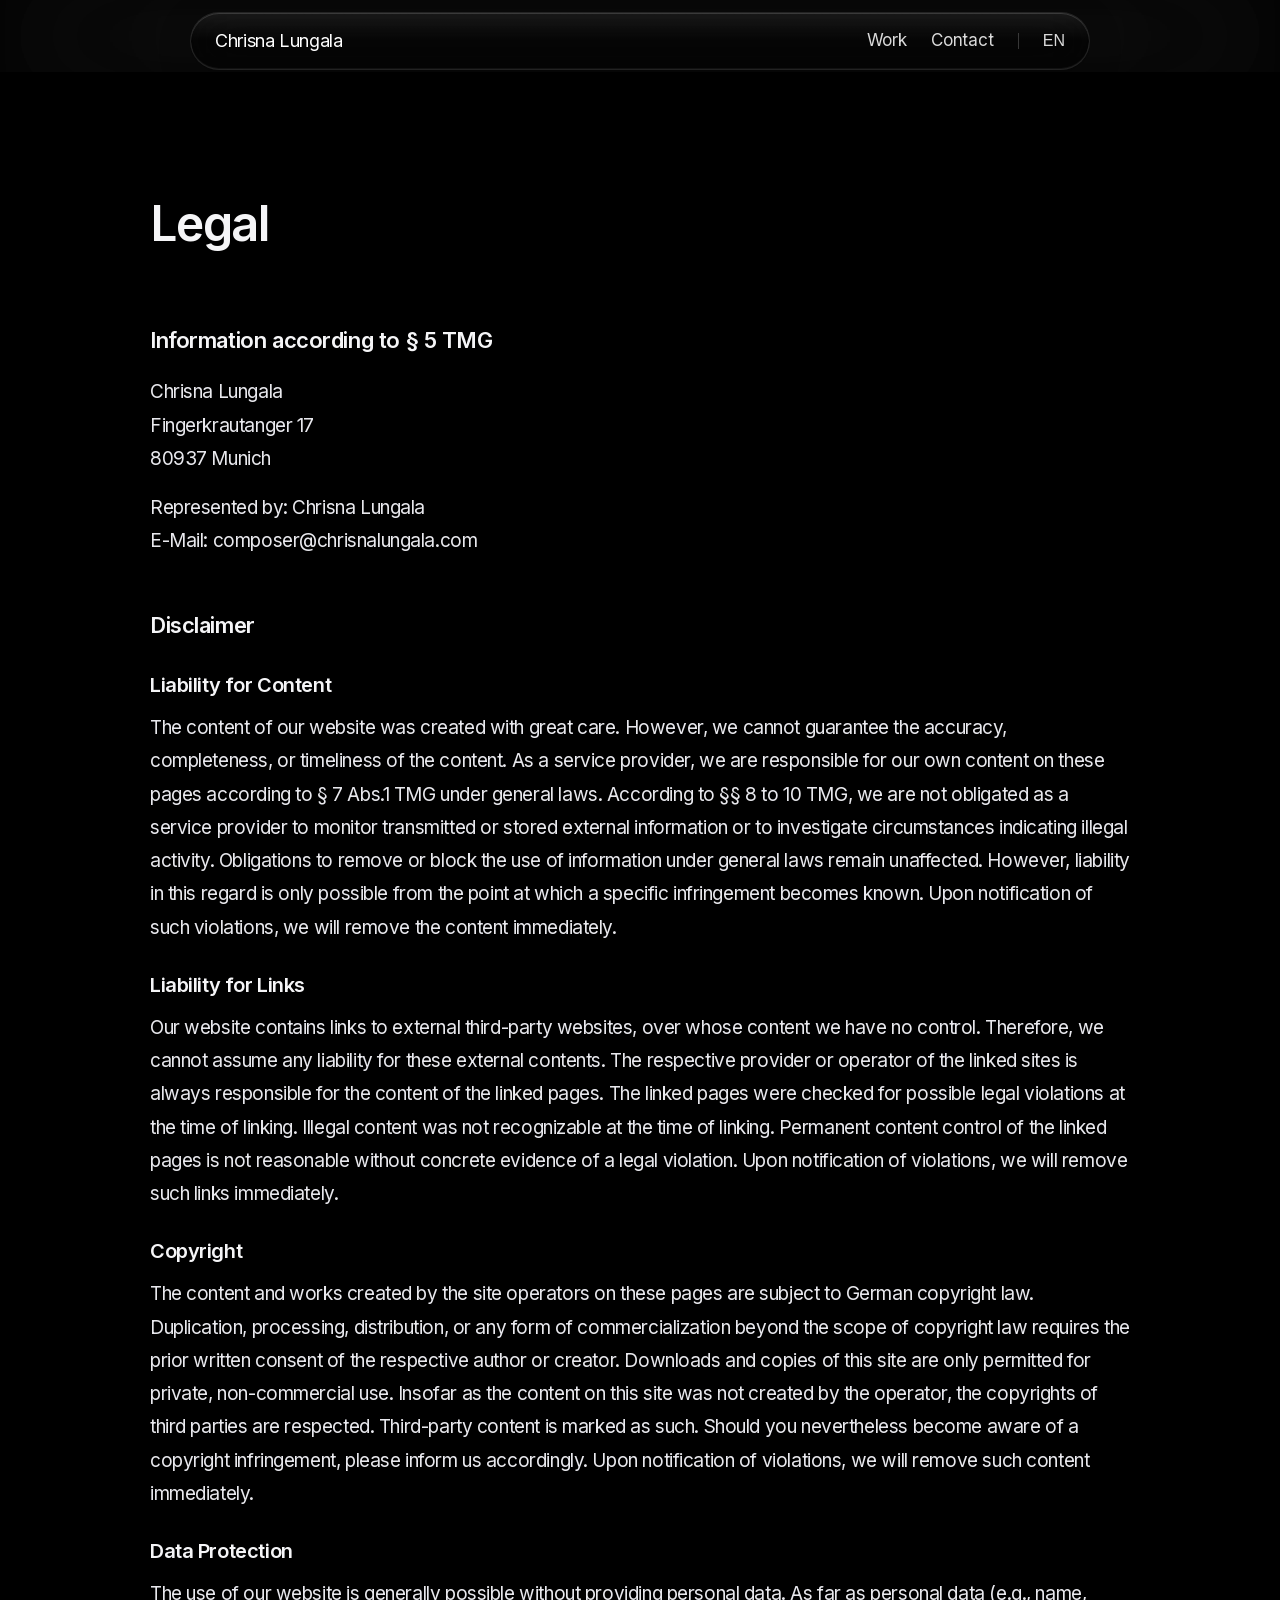
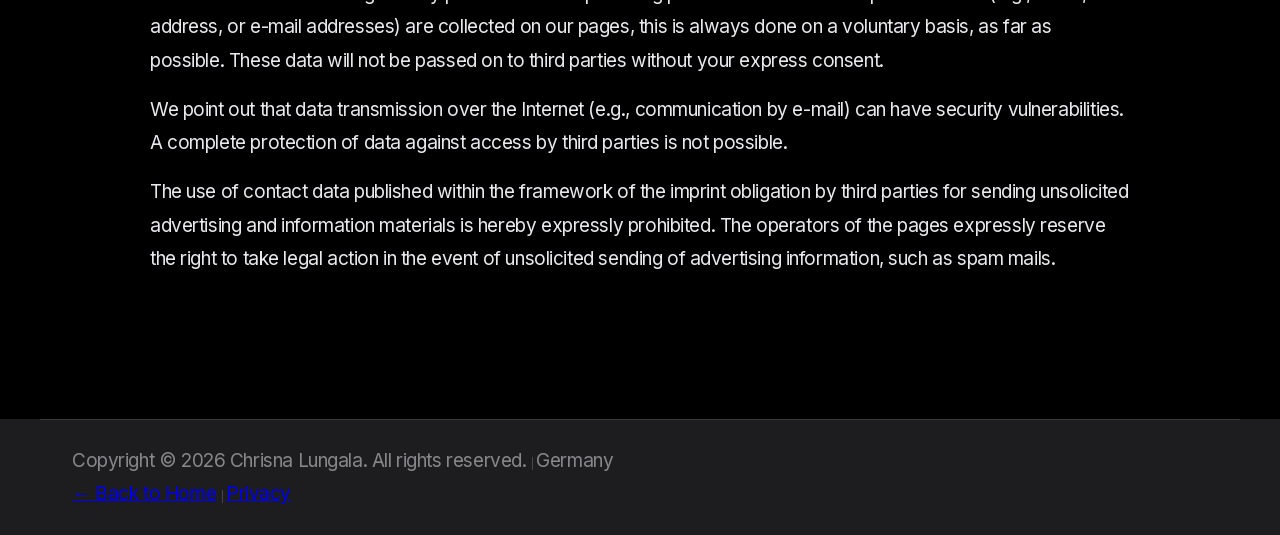
<file: legal.html>
<!DOCTYPE html>
<html lang="en">
<head>
  <meta charset="UTF-8">
  <meta name="viewport" content="width=device-width, initial-scale=1, viewport-fit=cover">
  <title>Legal — Chrisna Lungala</title>
  <meta name="description" content="Legal information and imprint for Chrisna Lungala.">
  <link rel="preload" href="fonts/inter-latin.woff2" as="font" type="font/woff2" crossorigin>
  <link rel="stylesheet" href="styles.css?v=11">
</head>
<body>
  <!-- Navigation -->
  <nav class="nav" id="nav">
    <button type="button" class="nav-mobile-backdrop" data-nav-backdrop tabindex="-1" aria-label="Close menu"></button>
    <div class="nav-container">
      <a href="index.html" class="nav-logo">Chrisna Lungala</a>
      <div class="nav-end">
        <div class="nav-menu">
          <div class="nav-links">
            <a href="index.html#gallery">
              <span class="nav-link-icon" aria-hidden="true"><svg xmlns="http://www.w3.org/2000/svg" width="22" height="22" viewBox="0 0 24 24" fill="none" stroke="currentColor" stroke-width="1.75" stroke-linejoin="round"><rect x="3" y="3" width="7" height="7" rx="1"/><rect x="14" y="3" width="7" height="7" rx="1"/><rect x="3" y="14" width="7" height="7" rx="1"/><rect x="14" y="14" width="7" height="7" rx="1"/></svg></span>
              <span data-i18n="navWork">Work</span>
            </a>
            <a href="index.html#contact">
              <span class="nav-link-icon" aria-hidden="true"><svg xmlns="http://www.w3.org/2000/svg" width="22" height="22" viewBox="0 0 24 24" fill="none" stroke="currentColor" stroke-width="1.75" stroke-linecap="round" stroke-linejoin="round"><path d="M4 4h16c1.1 0 2 .9 2 2v12c0 1.1-.9 2-2 2H4c-1.1 0-2-.9-2-2V6c0-1.1.9-2 2-2z"/><path d="m22 6-10 7L2 6"/></svg></span>
              <span data-i18n="navContact">Contact</span>
            </a>
          </div>
          <span class="nav-divider nav-divider--desktop" aria-hidden="true"></span>
          <button type="button" class="nav-lang-toggle" id="lang-toggle" aria-label="Switch to German">GER</button>
        </div>
        <span class="nav-divider nav-divider--mobile" aria-hidden="true"></span>
        <button class="nav-toggle" aria-label="Open menu" aria-expanded="false">
          <span></span>
          <span></span>
          <span></span>
        </button>
      </div>
    </div>
  </nav>

  <main id="main" class="legal-main">
    <div class="legal-content">
      <h1 class="legal-title" data-i18n="legalPageTitle">Legal</h1>

      <h2 data-i18n="legalH2Tmg">Information according to § 5 TMG</h2>
      <p data-i18n-html="legalAddress">Chrisna Lungala<br>Fingerkrautanger 17<br>80937 Munich</p>
      <p data-i18n-html="legalRepresented">Represented by: Chrisna Lungala<br>E-Mail: composer@chrisnalungala.com</p>

      <h2 data-i18n="legalH2Disclaimer">Disclaimer</h2>

      <h3 data-i18n="legalH3Content">Liability for Content</h3>
      <p data-i18n="legalContentP">The content of our website was created with great care. However, we cannot guarantee the accuracy, completeness, or timeliness of the content. As a service provider, we are responsible for our own content on these pages according to § 7 Abs.1 TMG under general laws. According to §§ 8 to 10 TMG, we are not obligated as a service provider to monitor transmitted or stored external information or to investigate circumstances indicating illegal activity. Obligations to remove or block the use of information under general laws remain unaffected. However, liability in this regard is only possible from the point at which a specific infringement becomes known. Upon notification of such violations, we will remove the content immediately.</p>

      <h3 data-i18n="legalH3Links">Liability for Links</h3>
      <p data-i18n="legalLinksP">Our website contains links to external third-party websites, over whose content we have no control. Therefore, we cannot assume any liability for these external contents. The respective provider or operator of the linked sites is always responsible for the content of the linked pages. The linked pages were checked for possible legal violations at the time of linking. Illegal content was not recognizable at the time of linking. Permanent content control of the linked pages is not reasonable without concrete evidence of a legal violation. Upon notification of violations, we will remove such links immediately.</p>

      <h3 data-i18n="legalH3Copyright">Copyright</h3>
      <p data-i18n="legalCopyrightP">The content and works created by the site operators on these pages are subject to German copyright law. Duplication, processing, distribution, or any form of commercialization beyond the scope of copyright law requires the prior written consent of the respective author or creator. Downloads and copies of this site are only permitted for private, non-commercial use. Insofar as the content on this site was not created by the operator, the copyrights of third parties are respected. Third-party content is marked as such. Should you nevertheless become aware of a copyright infringement, please inform us accordingly. Upon notification of violations, we will remove such content immediately.</p>

      <h3 data-i18n="legalH3DataProtection">Data Protection</h3>
      <p data-i18n="legalDataP1">The use of our website is generally possible without providing personal data. As far as personal data (e.g., name, address, or e-mail addresses) are collected on our pages, this is always done on a voluntary basis, as far as possible. These data will not be passed on to third parties without your express consent.</p>
      <p data-i18n="legalDataP2">We point out that data transmission over the Internet (e.g., communication by e-mail) can have security vulnerabilities. A complete protection of data against access by third parties is not possible.</p>
      <p data-i18n="legalDataP3">The use of contact data published within the framework of the imprint obligation by third parties for sending unsolicited advertising and information materials is hereby expressly prohibited. The operators of the pages expressly reserve the right to take legal action in the event of unsolicited sending of advertising information, such as spam mails.</p>
    </div>
  </main>

  <!-- Footer -->
  <footer class="footer">
    <div class="footer-inner">
    <div class="footer-content">
      <div class="footer-row footer-row--meta">
        <span class="footer-copyright" data-i18n="copyright">Copyright © 2026 Chrisna Lungala. All rights reserved.</span>
        <span class="footer-sep"> | </span>
        <span class="footer-location" data-i18n="germany">Germany</span>
      </div>
      <nav class="footer-row footer-row--links" aria-label="Footer links">
        <a href="index.html" data-i18n="footerBackHome">← Back to Home</a>
        <span class="footer-sep"> | </span>
        <a href="privacy.html" data-i18n="privacy">Privacy</a>
      </nav>
    </div>
    </div>
  </footer>

  <script src="script.js?v=11" defer></script>
</body>
</html>
</file>
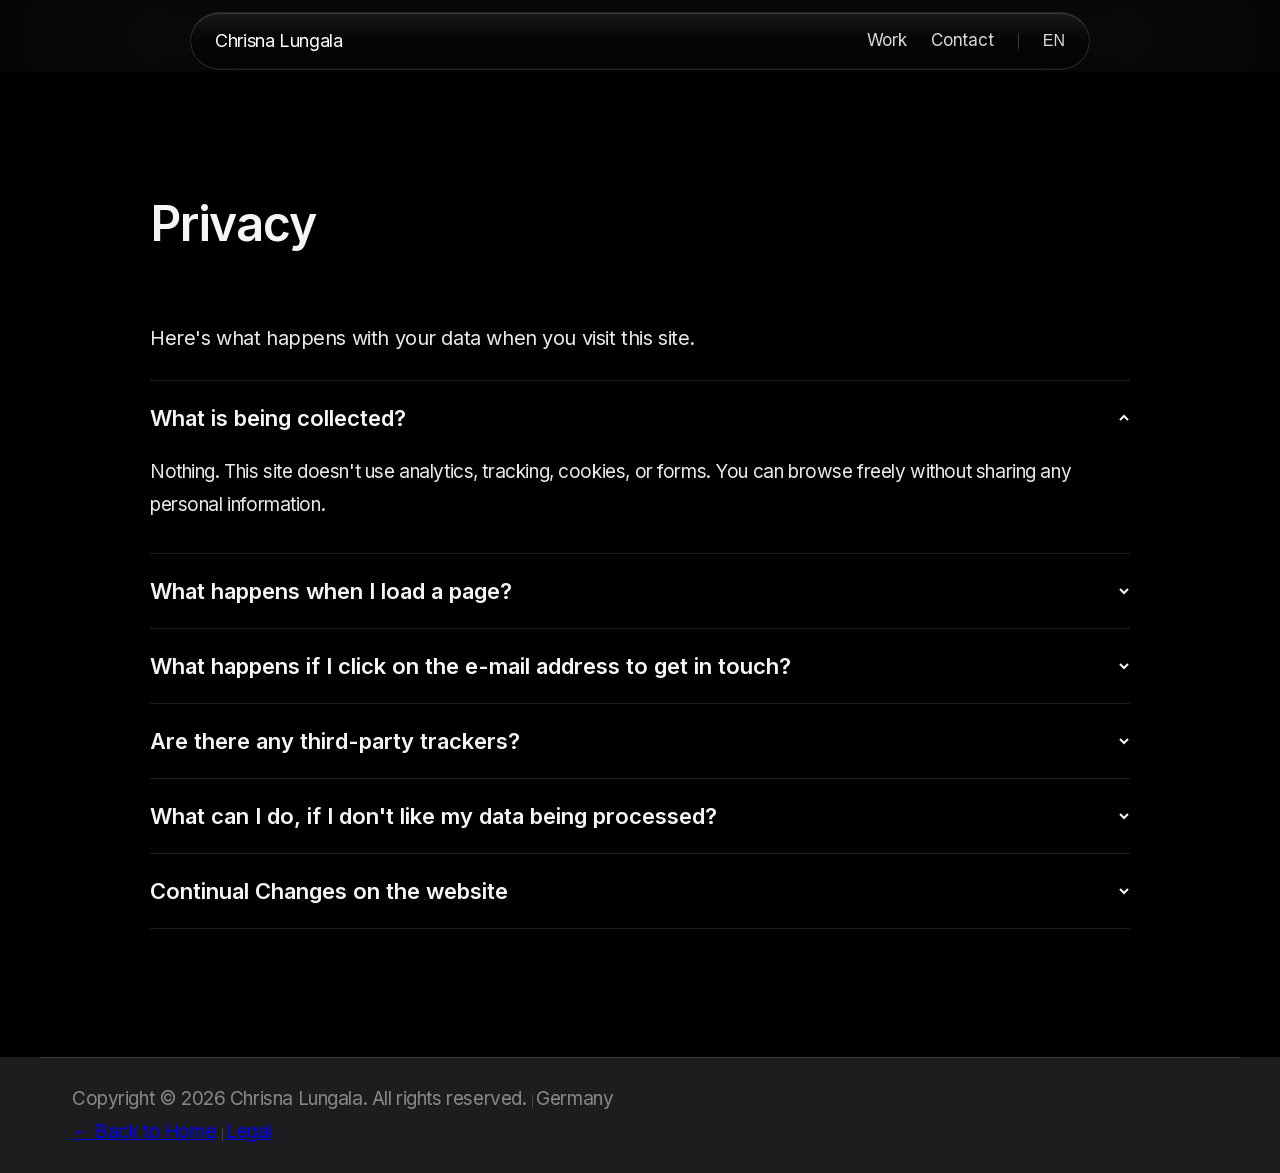
<file: privacy.html>
<!DOCTYPE html>
<html lang="en">
<head>
  <meta charset="UTF-8">
  <meta name="viewport" content="width=device-width, initial-scale=1, viewport-fit=cover">
  <title>Privacy — Chrisna Lungala</title>
  <meta name="description" content="Privacy policy and data collection information for Chrisna Lungala's website.">
  <link rel="preload" href="fonts/inter-latin.woff2" as="font" type="font/woff2" crossorigin>
  <link rel="stylesheet" href="styles.css?v=11">
</head>
<body>
  <!-- Navigation -->
  <nav class="nav" id="nav">
    <button type="button" class="nav-mobile-backdrop" data-nav-backdrop tabindex="-1" aria-label="Close menu"></button>
    <div class="nav-container">
      <a href="index.html" class="nav-logo">Chrisna Lungala</a>
      <div class="nav-end">
        <div class="nav-menu">
          <div class="nav-links">
            <a href="index.html#gallery">
              <span class="nav-link-icon" aria-hidden="true"><svg xmlns="http://www.w3.org/2000/svg" width="22" height="22" viewBox="0 0 24 24" fill="none" stroke="currentColor" stroke-width="1.75" stroke-linejoin="round"><rect x="3" y="3" width="7" height="7" rx="1"/><rect x="14" y="3" width="7" height="7" rx="1"/><rect x="3" y="14" width="7" height="7" rx="1"/><rect x="14" y="14" width="7" height="7" rx="1"/></svg></span>
              <span data-i18n="navWork">Work</span>
            </a>
            <a href="index.html#contact">
              <span class="nav-link-icon" aria-hidden="true"><svg xmlns="http://www.w3.org/2000/svg" width="22" height="22" viewBox="0 0 24 24" fill="none" stroke="currentColor" stroke-width="1.75" stroke-linecap="round" stroke-linejoin="round"><path d="M4 4h16c1.1 0 2 .9 2 2v12c0 1.1-.9 2-2 2H4c-1.1 0-2-.9-2-2V6c0-1.1.9-2 2-2z"/><path d="m22 6-10 7L2 6"/></svg></span>
              <span data-i18n="navContact">Contact</span>
            </a>
          </div>
          <span class="nav-divider nav-divider--desktop" aria-hidden="true"></span>
          <button type="button" class="nav-lang-toggle" id="lang-toggle" aria-label="Switch to German">GER</button>
        </div>
        <span class="nav-divider nav-divider--mobile" aria-hidden="true"></span>
        <button class="nav-toggle" aria-label="Open menu" aria-expanded="false">
          <span></span>
          <span></span>
          <span></span>
        </button>
      </div>
    </div>
  </nav>

  <main id="main" class="legal-main">
    <div class="legal-content">
      <h1 class="legal-title" data-i18n="privacyPageTitle">Privacy</h1>
      <p class="legal-lead" data-i18n="privacyLead">Here’s what happens with your data when you visit this site.</p>

      <div class="accordion" id="privacy-accordion">
        <div class="accordion-item">
          <button type="button" class="accordion-header" aria-expanded="true" aria-controls="privacy-1" id="privacy-1-trigger">
            <span data-i18n="privacyQ1">What is being collected?</span>
            <svg class="accordion-icon" width="12" height="12" viewBox="0 0 12 12" fill="none" stroke="currentColor" stroke-width="2"><path d="M2 4l4 4 4-4"/></svg>
          </button>
          <div class="accordion-content" id="privacy-1" role="region" aria-labelledby="privacy-1-trigger">
            <p data-i18n="privacyA1">
        <strong>Nothing.</strong> This site doesn’t use analytics, tracking, cookies, or forms. You can browse freely without sharing any personal information.
            </p>
          </div>
        </div>

        <div class="accordion-item">
          <button type="button" class="accordion-header" aria-expanded="false" aria-controls="privacy-2" id="privacy-2-trigger">
            <span data-i18n="privacyQ2">What happens when I load a page?</span>
            <svg class="accordion-icon" width="12" height="12" viewBox="0 0 12 12" fill="none" stroke="currentColor" stroke-width="2"><path d="M2 4l4 4 4-4"/></svg>
          </button>
          <div class="accordion-content" id="privacy-2" role="region" aria-labelledby="privacy-2-trigger">
            <h3 data-i18n="privacyH3Fonts">Fonts</h3>
      <p data-i18n-html="privacyA2Fonts">
        Typography uses the Inter font, served directly from this website (self-hosted font files). No font requests are sent to third parties for loading the typeface.
      </p>

            <h3 data-i18n="privacyH3Links">Links to other sites</h3>
            <p data-i18n="privacyA2Links">
        You’ll find links to Apple Music, Spotify, Instagram, IMDb, and others. Nothing is sent to those services until you click. Once you leave this site, their privacy policies apply.
            </p>
          </div>
        </div>

        <div class="accordion-item">
          <button type="button" class="accordion-header" aria-expanded="false" aria-controls="privacy-3" id="privacy-3-trigger">
            <span data-i18n="privacyQ3">What happens if I click on the e-mail address to get in touch?</span>
            <svg class="accordion-icon" width="12" height="12" viewBox="0 0 12 12" fill="none" stroke="currentColor" stroke-width="2"><path d="M2 4l4 4 4-4"/></svg>
          </button>
          <div class="accordion-content" id="privacy-3" role="region" aria-labelledby="privacy-3-trigger">
            <p data-i18n="privacyA3">
        The contact link opens your email app. Nothing is sent to our servers when you click it. If you choose to email, you’re sharing your address and message voluntarily.
            </p>
          </div>
        </div>

        <div class="accordion-item">
          <button type="button" class="accordion-header" aria-expanded="false" aria-controls="privacy-4" id="privacy-4-trigger">
            <span data-i18n="privacyQ4">Are there any third-party trackers?</span>
            <svg class="accordion-icon" width="12" height="12" viewBox="0 0 12 12" fill="none" stroke="currentColor" stroke-width="2"><path d="M2 4l4 4 4-4"/></svg>
          </button>
          <div class="accordion-content" id="privacy-4" role="region" aria-labelledby="privacy-4-trigger">
            <p data-i18n="privacyA4">
        The company hosting this site may keep standard logs (IP address, time, pages visited) for security and maintenance. We don’t control or routinely access those logs.
            </p>
          </div>
        </div>

        <div class="accordion-item">
          <button type="button" class="accordion-header" aria-expanded="false" aria-controls="privacy-5" id="privacy-5-trigger">
            <span data-i18n="privacyQ5">What can I do, if I don't like my data being processed?</span>
            <svg class="accordion-icon" width="12" height="12" viewBox="0 0 12 12" fill="none" stroke="currentColor" stroke-width="2"><path d="M2 4l4 4 4-4"/></svg>
          </button>
          <div class="accordion-content" id="privacy-5" role="region" aria-labelledby="privacy-5-trigger">
            <p data-i18n-html="privacyA5">
        Under GDPR and similar laws, you can ask to see, correct, or delete any data held about you. Since we don’t collect personal data here, there’s nothing to access or delete. If you have questions, reach out at <a href="mailto:composer@chrisnalungala.com">composer@chrisnalungala.com</a>.
            </p>
          </div>
        </div>

        <div class="accordion-item">
          <button type="button" class="accordion-header" aria-expanded="false" aria-controls="privacy-6" id="privacy-6-trigger">
            <span data-i18n="privacyQ6">Continual Changes on the website</span>
            <svg class="accordion-icon" width="12" height="12" viewBox="0 0 12 12" fill="none" stroke="currentColor" stroke-width="2"><path d="M2 4l4 4 4-4"/></svg>
          </button>
          <div class="accordion-content" id="privacy-6" role="region" aria-labelledby="privacy-6-trigger">
            <p data-i18n="privacyA6">This page may change from time to time. The date below shows when it was last updated.</p>
            <p class="legal-muted">
              <span data-i18n="privacyLastUpdatedPrefix">Last updated: </span><time id="privacy-last-updated-date" datetime=""></time>
            </p>
          </div>
        </div>
      </div>
    </div>
  </main>

  <!-- Footer -->
  <footer class="footer">
    <div class="footer-inner">
    <div class="footer-content">
      <div class="footer-row footer-row--meta">
        <span class="footer-copyright" data-i18n="copyright">Copyright © 2026 Chrisna Lungala. All rights reserved.</span>
        <span class="footer-sep"> | </span>
        <span class="footer-location" data-i18n="germany">Germany</span>
      </div>
      <nav class="footer-row footer-row--links" aria-label="Footer links">
        <a href="index.html" data-i18n="footerBackHome">← Back to Home</a>
        <span class="footer-sep"> | </span>
        <a href="legal.html" data-i18n="legal">Legal</a>
      </nav>
    </div>
    </div>
  </footer>

  <script src="script.js?v=11" defer></script>
</body>
</html>
</file>
<file: styles.css>
/* ============================================
   Chrisna Lungala — Apple-Inspired Design
   ============================================ */

@font-face {
  font-family: 'Inter';
  font-style: normal;
  font-weight: 400;
  font-display: swap;
  src: url('fonts/inter-latin.woff2') format('woff2');
  unicode-range: U+0000-00FF, U+0131, U+0152-0153, U+02BB-02BC, U+02C6, U+02DA, U+02DC, U+0304, U+0308, U+0329, U+2000-206F, U+20AC, U+2122, U+2191, U+2193, U+2212, U+2215, U+FEFF, U+FFFD;
}
@font-face {
  font-family: 'Inter';
  font-style: normal;
  font-weight: 400;
  font-display: swap;
  src: url('fonts/inter-latin-ext.woff2') format('woff2');
  unicode-range: U+0100-02BA, U+02BD-02C5, U+02C7-02CC, U+02CE-02D7, U+02DD-02FF, U+0304, U+0308, U+0329, U+1D00-1DBF, U+1E00-1E9F, U+1EF2-1EFF, U+2020, U+20A0-20AB, U+20AD-20C0, U+2113, U+2C60-2C7F, U+A720-A7FF;
}
@font-face {
  font-family: 'Inter';
  font-style: normal;
  font-weight: 600;
  font-display: swap;
  src: url('fonts/inter-latin.woff2') format('woff2');
  unicode-range: U+0000-00FF, U+0131, U+0152-0153, U+02BB-02BC, U+02C6, U+02DA, U+02DC, U+0304, U+0308, U+0329, U+2000-206F, U+20AC, U+2122, U+2191, U+2193, U+2212, U+2215, U+FEFF, U+FFFD;
}
@font-face {
  font-family: 'Inter';
  font-style: normal;
  font-weight: 600;
  font-display: swap;
  src: url('fonts/inter-latin-ext.woff2') format('woff2');
  unicode-range: U+0100-02BA, U+02BD-02C5, U+02C7-02CC, U+02CE-02D7, U+02DD-02FF, U+0304, U+0308, U+0329, U+1D00-1DBF, U+1E00-1E9F, U+1EF2-1EFF, U+2020, U+20A0-20AB, U+20AD-20C0, U+2113, U+2C60-2C7F, U+A720-A7FF;
}
@font-face {
  font-family: 'Inter';
  font-style: normal;
  font-weight: 700;
  font-display: swap;
  src: url('fonts/inter-latin.woff2') format('woff2');
  unicode-range: U+0000-00FF, U+0131, U+0152-0153, U+02BB-02BC, U+02C6, U+02DA, U+02DC, U+0304, U+0308, U+0329, U+2000-206F, U+20AC, U+2122, U+2191, U+2193, U+2212, U+2215, U+FEFF, U+FFFD;
}
@font-face {
  font-family: 'Inter';
  font-style: normal;
  font-weight: 700;
  font-display: swap;
  src: url('fonts/inter-latin-ext.woff2') format('woff2');
  unicode-range: U+0100-02BA, U+02BD-02C5, U+02C7-02CC, U+02CE-02D7, U+02DD-02FF, U+0304, U+0308, U+0329, U+1D00-1DBF, U+1E00-1E9F, U+1EF2-1EFF, U+2020, U+20A0-20AB, U+20AD-20C0, U+2113, U+2C60-2C7F, U+A720-A7FF;
}

/* CSS Variables - Apple Design System */
:root {
  /* Typography */
  --font-system: -apple-system, BlinkMacSystemFont, "Segoe UI", Roboto, "Helvetica Neue", Arial, sans-serif;
  --font-display: "Inter", var(--font-system);
  
  /* Colors - Black background theme */
  --color-black: #f5f5f7;
  --color-gray-dark: #e8e8ed;
  --color-gray: #a1a1a6;
  --color-gray-light: #86868b;
  --color-gray-lighter: #424245;
  --color-white: #1d1d1f;
  --color-bg: #000000;
  --color-bg-alt: #000000;
  
  /* Links */
  --color-link: #2997ff;
  --color-link-hover: #5eb3ff;
  
  /* Spacing */
  --spacing-xs: 0.5rem;
  --spacing-sm: 1rem;
  --spacing-md: 1.5rem;
  --spacing-lg: 2rem;
  --spacing-xl: 3rem;
  --spacing-2xl: 4rem;
  --spacing-3xl: 6rem;
  --spacing-4xl: 8rem;
  
  /* Layout */
  --max-width: 980px;
  --max-width-wide: 1200px;
  --nav-height: 64px;

  /* Footer — Apple-style band: grey strip, hairline only above content column */
  --footer-bg: #1d1d1f;
  --footer-border: rgba(255, 255, 255, 0.12);
  --font-body: "Inter", var(--font-system);

  /* Fluid type — stronger minimums on phones / narrow viewports */
  --font-size-body: clamp(17px, 0.35rem + 3vw, 19px);
  --font-size-ui: clamp(15px, 0.25rem + 2.8vw, 17px);
  --font-size-small: clamp(14px, 0.2rem + 2.6vw, 16px);
  --font-size-meta: clamp(13px, 0.2rem + 2.5vw, 14px);
  --font-size-heading-sm: clamp(19px, 2.8vw, 24px);
  
  /* Motion — quick response, smooth deceleration (GPU-friendly: prefer transform/opacity) */
  --ease-out-snappy: cubic-bezier(0.32, 0.72, 0, 1);
  --ease-out-standard: cubic-bezier(0.33, 1, 0.68, 1);
  --transition-fast: 0.15s var(--ease-out-snappy);
  --transition-smooth: 0.2s var(--ease-out-snappy);
  --transition-slow: 0.35s var(--ease-out-standard);

  /* Touch — iOS HIG / Material minimum tap target */
  --touch-target-min: 44px;
}

/* Reset & Base */
*, *::before, *::after {
  box-sizing: border-box;
  margin: 0;
  padding: 0;
}

html {
  scroll-behavior: auto;
  scroll-padding-top: calc(max(12px, env(safe-area-inset-top, 0px)) + var(--nav-height));
  background: #000;
  overflow-x: clip;
  -webkit-text-size-adjust: 100%;
  text-size-adjust: 100%;
}

@media (prefers-reduced-motion: no-preference) {
  html {
    scroll-behavior: smooth;
    -webkit-tap-highlight-color: rgba(255, 255, 255, 0.08);
  }
}

body {
  font-family: var(--font-display);
  font-size: var(--font-size-body);
  line-height: 1.75;
  font-weight: 400;
  letter-spacing: -0.022em;
  color: var(--color-black);
  background-color: var(--color-bg);
  -webkit-font-smoothing: antialiased;
  -moz-osx-font-smoothing: grayscale;
  transition: background-color var(--transition-smooth), color var(--transition-smooth);
  overflow-x: clip;
  min-width: 0;
}

#main {
  min-width: 0;
  overflow-x: clip;
}

button,
a,
[role="button"],
[role="slider"],
[role="tab"],
input[type="button"],
input[type="submit"],
input[type="reset"],
label[for] {
  touch-action: manipulation;
}

/* Scroll-reveal — items fade up as they enter the viewport (Apple macOS-page pattern).
   Initial hidden state lives in CSS so there's no flash before the deferred script paints. */
.reveal {
  opacity: 0;
  transform: translate3d(0, 40px, 0);
  transition: opacity 0.9s var(--ease-out-snappy), transform 0.9s var(--ease-out-snappy);
  will-change: opacity, transform;
}

.reveal.is-revealed {
  opacity: 1;
  transform: none;
}

@media (prefers-reduced-motion: reduce) {
  .reveal {
    opacity: 1;
    transform: none;
    transition: none;
    will-change: auto;
  }
}

/* Skip Link - Accessibility */
.skip-link {
  position: absolute;
  top: -100px;
  left: 50%;
  transform: translateX(-50%);
  padding: var(--spacing-sm) var(--spacing-md);
  background: #1d1d1f;
  color: #ffffff;
  text-decoration: none;
  font-weight: 500;
  z-index: 10000;
  transition: top var(--transition-fast);
  border-radius: 8px;
}

.skip-link:focus {
  top: var(--spacing-sm);
}

/* Navigation - Umbrel-style pill bar (https://umbrel.com) */
.nav {
  position: fixed;
  top: 0;
  left: 0;
  right: 0;
  padding-top: max(12px, env(safe-area-inset-top, 0px));
  padding-right: max(24px, env(safe-area-inset-right, 0px));
  padding-bottom: 12px;
  padding-left: max(24px, env(safe-area-inset-left, 0px));
  z-index: 9999;
  display: flex;
  justify-content: center;
  isolation: isolate;
  /* Full fixed nav band height: safe area + padding + pill (~48px) + bottom padding */
  --nav-scrim-height: calc(env(safe-area-inset-top, 0px) + 12px + 48px + 12px);
  /* Extra pixels above the viewport so Safari rubber-band / overscroll doesn’t show bare #000 behind the blur */
  --nav-scrim-overscroll-y: 120px;
}

/*
 * Top scrim: extreme blur at the top (dual backdrop layers) so lines behind the bar aren’t readable;
 * contrast() softens edges; mask feathers to the bottom with no seam.
 * brightness(0.75) on ::before only.
 */
.nav::before {
  content: '';
  position: fixed;
  top: calc(-1 * var(--nav-scrim-overscroll-y));
  left: 0;
  right: 0;
  height: calc(var(--nav-scrim-height) + var(--nav-scrim-overscroll-y));
  z-index: 0;
  pointer-events: none;
  transform: translateZ(0);
  filter: brightness(0.75) contrast(0.92);
  backdrop-filter: blur(140px) saturate(200%) contrast(0.82);
  -webkit-backdrop-filter: blur(140px) saturate(200%) contrast(0.82);
  /* Stops remapped: same physical fade as before overscroll extension (see --nav-scrim-overscroll-y). */
  mask-image: linear-gradient(
    to bottom,
    rgba(0, 0, 0, 1) 0%,
    rgba(0, 0, 0, 1) calc(var(--nav-scrim-overscroll-y) / (var(--nav-scrim-height) + var(--nav-scrim-overscroll-y)) * 100%),
    rgba(0, 0, 0, 0.97) calc((var(--nav-scrim-overscroll-y) + var(--nav-scrim-height) * 0.1) / (var(--nav-scrim-height) + var(--nav-scrim-overscroll-y)) * 100%),
    rgba(0, 0, 0, 0.9) calc((var(--nav-scrim-overscroll-y) + var(--nav-scrim-height) * 0.22) / (var(--nav-scrim-height) + var(--nav-scrim-overscroll-y)) * 100%),
    rgba(0, 0, 0, 0.75) calc((var(--nav-scrim-overscroll-y) + var(--nav-scrim-height) * 0.38) / (var(--nav-scrim-height) + var(--nav-scrim-overscroll-y)) * 100%),
    rgba(0, 0, 0, 0.55) calc((var(--nav-scrim-overscroll-y) + var(--nav-scrim-height) * 0.52) / (var(--nav-scrim-height) + var(--nav-scrim-overscroll-y)) * 100%),
    rgba(0, 0, 0, 0.32) calc((var(--nav-scrim-overscroll-y) + var(--nav-scrim-height) * 0.68) / (var(--nav-scrim-height) + var(--nav-scrim-overscroll-y)) * 100%),
    rgba(0, 0, 0, 0.14) calc((var(--nav-scrim-overscroll-y) + var(--nav-scrim-height) * 0.84) / (var(--nav-scrim-height) + var(--nav-scrim-overscroll-y)) * 100%),
    rgba(0, 0, 0, 0.04) calc((var(--nav-scrim-overscroll-y) + var(--nav-scrim-height) * 0.94) / (var(--nav-scrim-height) + var(--nav-scrim-overscroll-y)) * 100%),
    rgba(0, 0, 0, 0) 100%
  );
  -webkit-mask-image: linear-gradient(
    to bottom,
    rgba(0, 0, 0, 1) 0%,
    rgba(0, 0, 0, 1) calc(var(--nav-scrim-overscroll-y) / (var(--nav-scrim-height) + var(--nav-scrim-overscroll-y)) * 100%),
    rgba(0, 0, 0, 0.97) calc((var(--nav-scrim-overscroll-y) + var(--nav-scrim-height) * 0.1) / (var(--nav-scrim-height) + var(--nav-scrim-overscroll-y)) * 100%),
    rgba(0, 0, 0, 0.9) calc((var(--nav-scrim-overscroll-y) + var(--nav-scrim-height) * 0.22) / (var(--nav-scrim-height) + var(--nav-scrim-overscroll-y)) * 100%),
    rgba(0, 0, 0, 0.75) calc((var(--nav-scrim-overscroll-y) + var(--nav-scrim-height) * 0.38) / (var(--nav-scrim-height) + var(--nav-scrim-overscroll-y)) * 100%),
    rgba(0, 0, 0, 0.55) calc((var(--nav-scrim-overscroll-y) + var(--nav-scrim-height) * 0.52) / (var(--nav-scrim-height) + var(--nav-scrim-overscroll-y)) * 100%),
    rgba(0, 0, 0, 0.32) calc((var(--nav-scrim-overscroll-y) + var(--nav-scrim-height) * 0.68) / (var(--nav-scrim-height) + var(--nav-scrim-overscroll-y)) * 100%),
    rgba(0, 0, 0, 0.14) calc((var(--nav-scrim-overscroll-y) + var(--nav-scrim-height) * 0.84) / (var(--nav-scrim-height) + var(--nav-scrim-overscroll-y)) * 100%),
    rgba(0, 0, 0, 0.04) calc((var(--nav-scrim-overscroll-y) + var(--nav-scrim-height) * 0.94) / (var(--nav-scrim-height) + var(--nav-scrim-overscroll-y)) * 100%),
    rgba(0, 0, 0, 0) 100%
  );
  mask-size: 100% 100%;
  -webkit-mask-size: 100% 100%;
}

/* Second pass: extra blur in the upper band only (stacks visually for a harsher top smear). */
.nav::after {
  content: '';
  position: fixed;
  top: calc(-1 * var(--nav-scrim-overscroll-y));
  left: 0;
  right: 0;
  height: calc(var(--nav-scrim-height) + var(--nav-scrim-overscroll-y));
  z-index: 0;
  pointer-events: none;
  transform: translateZ(0);
  backdrop-filter: blur(72px) saturate(180%) contrast(0.88);
  -webkit-backdrop-filter: blur(72px) saturate(180%) contrast(0.88);
  mask-image: linear-gradient(
    to bottom,
    rgba(0, 0, 0, 1) 0%,
    rgba(0, 0, 0, 1) calc(var(--nav-scrim-overscroll-y) / (var(--nav-scrim-height) + var(--nav-scrim-overscroll-y)) * 100%),
    rgba(0, 0, 0, 0.88) calc((var(--nav-scrim-overscroll-y) + var(--nav-scrim-height) * 0.18) / (var(--nav-scrim-height) + var(--nav-scrim-overscroll-y)) * 100%),
    rgba(0, 0, 0, 0.45) calc((var(--nav-scrim-overscroll-y) + var(--nav-scrim-height) * 0.36) / (var(--nav-scrim-height) + var(--nav-scrim-overscroll-y)) * 100%),
    rgba(0, 0, 0, 0) calc((var(--nav-scrim-overscroll-y) + var(--nav-scrim-height) * 0.5) / (var(--nav-scrim-height) + var(--nav-scrim-overscroll-y)) * 100%)
  );
  -webkit-mask-image: linear-gradient(
    to bottom,
    rgba(0, 0, 0, 1) 0%,
    rgba(0, 0, 0, 1) calc(var(--nav-scrim-overscroll-y) / (var(--nav-scrim-height) + var(--nav-scrim-overscroll-y)) * 100%),
    rgba(0, 0, 0, 0.88) calc((var(--nav-scrim-overscroll-y) + var(--nav-scrim-height) * 0.18) / (var(--nav-scrim-height) + var(--nav-scrim-overscroll-y)) * 100%),
    rgba(0, 0, 0, 0.45) calc((var(--nav-scrim-overscroll-y) + var(--nav-scrim-height) * 0.36) / (var(--nav-scrim-height) + var(--nav-scrim-overscroll-y)) * 100%),
    rgba(0, 0, 0, 0) calc((var(--nav-scrim-overscroll-y) + var(--nav-scrim-height) * 0.5) / (var(--nav-scrim-height) + var(--nav-scrim-overscroll-y)) * 100%)
  );
  mask-size: 100% 100%;
  -webkit-mask-size: 100% 100%;
}

@media (prefers-reduced-transparency: reduce) {
  .nav::before {
    filter: brightness(0.75) contrast(0.95);
    backdrop-filter: blur(48px) saturate(170%) contrast(0.9);
    -webkit-backdrop-filter: blur(48px) saturate(170%) contrast(0.9);
    mask-image: linear-gradient(
      to bottom,
      rgba(0, 0, 0, 0.92) 0%,
      rgba(0, 0, 0, 0.92) calc(var(--nav-scrim-overscroll-y) / (var(--nav-scrim-height) + var(--nav-scrim-overscroll-y)) * 100%),
      rgba(0, 0, 0, 0.78) calc((var(--nav-scrim-overscroll-y) + var(--nav-scrim-height) * 0.22) / (var(--nav-scrim-height) + var(--nav-scrim-overscroll-y)) * 100%),
      rgba(0, 0, 0, 0.52) calc((var(--nav-scrim-overscroll-y) + var(--nav-scrim-height) * 0.48) / (var(--nav-scrim-height) + var(--nav-scrim-overscroll-y)) * 100%),
      rgba(0, 0, 0, 0.26) calc((var(--nav-scrim-overscroll-y) + var(--nav-scrim-height) * 0.72) / (var(--nav-scrim-height) + var(--nav-scrim-overscroll-y)) * 100%),
      rgba(0, 0, 0, 0.08) calc((var(--nav-scrim-overscroll-y) + var(--nav-scrim-height) * 0.9) / (var(--nav-scrim-height) + var(--nav-scrim-overscroll-y)) * 100%),
      rgba(0, 0, 0, 0) 100%
    );
    -webkit-mask-image: linear-gradient(
      to bottom,
      rgba(0, 0, 0, 0.92) 0%,
      rgba(0, 0, 0, 0.92) calc(var(--nav-scrim-overscroll-y) / (var(--nav-scrim-height) + var(--nav-scrim-overscroll-y)) * 100%),
      rgba(0, 0, 0, 0.78) calc((var(--nav-scrim-overscroll-y) + var(--nav-scrim-height) * 0.22) / (var(--nav-scrim-height) + var(--nav-scrim-overscroll-y)) * 100%),
      rgba(0, 0, 0, 0.52) calc((var(--nav-scrim-overscroll-y) + var(--nav-scrim-height) * 0.48) / (var(--nav-scrim-height) + var(--nav-scrim-overscroll-y)) * 100%),
      rgba(0, 0, 0, 0.26) calc((var(--nav-scrim-overscroll-y) + var(--nav-scrim-height) * 0.72) / (var(--nav-scrim-height) + var(--nav-scrim-overscroll-y)) * 100%),
      rgba(0, 0, 0, 0.08) calc((var(--nav-scrim-overscroll-y) + var(--nav-scrim-height) * 0.9) / (var(--nav-scrim-height) + var(--nav-scrim-overscroll-y)) * 100%),
      rgba(0, 0, 0, 0) 100%
    );
  }

  .nav::after {
    backdrop-filter: blur(24px) saturate(160%) contrast(0.92);
    -webkit-backdrop-filter: blur(24px) saturate(160%) contrast(0.92);
    mask-image: linear-gradient(
      to bottom,
      rgba(0, 0, 0, 0.85) 0%,
      rgba(0, 0, 0, 0.85) calc(var(--nav-scrim-overscroll-y) / (var(--nav-scrim-height) + var(--nav-scrim-overscroll-y)) * 100%),
      rgba(0, 0, 0, 0.4) calc((var(--nav-scrim-overscroll-y) + var(--nav-scrim-height) * 0.28) / (var(--nav-scrim-height) + var(--nav-scrim-overscroll-y)) * 100%),
      rgba(0, 0, 0, 0) calc((var(--nav-scrim-overscroll-y) + var(--nav-scrim-height) * 0.42) / (var(--nav-scrim-height) + var(--nav-scrim-overscroll-y)) * 100%)
    );
    -webkit-mask-image: linear-gradient(
      to bottom,
      rgba(0, 0, 0, 0.85) 0%,
      rgba(0, 0, 0, 0.85) calc(var(--nav-scrim-overscroll-y) / (var(--nav-scrim-height) + var(--nav-scrim-overscroll-y)) * 100%),
      rgba(0, 0, 0, 0.4) calc((var(--nav-scrim-overscroll-y) + var(--nav-scrim-height) * 0.28) / (var(--nav-scrim-height) + var(--nav-scrim-overscroll-y)) * 100%),
      rgba(0, 0, 0, 0) calc((var(--nav-scrim-overscroll-y) + var(--nav-scrim-height) * 0.42) / (var(--nav-scrim-height) + var(--nav-scrim-overscroll-y)) * 100%)
    );
  }
}

/* Mobile-only overlay; without a base rule the <button> is visible on wide viewports (UA border / sliver). */
.nav-mobile-backdrop {
  display: none;
  margin: 0;
  padding: 0;
  border: 0;
  background: transparent;
}

.nav-container {
  position: relative;
  z-index: 1;
  display: flex;
  align-items: center;
  justify-content: space-between;
  max-width: 900px;
  width: 100%;
  padding: 12px 24px;
  background: rgba(0, 0, 0, 0.45);
  backdrop-filter: saturate(200%) blur(24px);
  -webkit-backdrop-filter: saturate(200%) blur(24px);
  border-radius: 9999px;
  border: 1px solid rgba(255, 255, 255, 0.12);
  box-shadow:
    0 8px 32px rgba(0, 0, 0, 0.25),
    inset 0 1px 0 rgba(255, 255, 255, 0.15),
    inset 0 -1px 0 rgba(255, 255, 255, 0.05);
  transition:
    background var(--transition-fast),
    box-shadow var(--transition-fast);
  overflow: hidden;
}

.nav-container::after {
  content: '';
  position: absolute;
  top: 0;
  left: 0;
  right: 0;
  height: 50%;
  background: linear-gradient(
    180deg,
    rgba(255, 255, 255, 0.08) 0%,
    transparent 100%
  );
  border-radius: 9999px 9999px 0 0;
  pointer-events: none;
}

.nav.scrolled .nav-container {
  background: rgba(0, 0, 0, 0.6);
  box-shadow:
    0 8px 32px rgba(0, 0, 0, 0.4),
    inset 0 1px 0 rgba(255, 255, 255, 0.12),
    inset 0 -1px 0 rgba(255, 255, 255, 0.04);
}

.nav-logo,
.nav-menu,
.nav-end {
  position: relative;
  z-index: 1;
}

/* Right cluster: links + divider + lang on wide screens; lang + divider + hamburger on narrow */
.nav-end {
  display: flex;
  align-items: center;
  gap: 0;
  min-width: 0;
}

.nav-logo {
  font-size: clamp(16px, 0.2rem + 3vw, 18px);
  font-weight: 500;
  color: #ffffff;
  text-decoration: none;
  letter-spacing: -0.02em;
  transition: opacity 0.2s ease;
}

.nav-logo:hover {
  opacity: 0.85;
}

.nav-logo-initials {
  display: none;
}

.nav-menu {
  display: flex;
  align-items: center;
  gap: 24px;
}

.nav-links {
  display: flex;
  align-items: center;
  gap: 24px;
}

.nav-links a {
  font-size: var(--font-size-ui);
  font-weight: 400;
  color: rgba(255, 255, 255, 0.85);
  text-decoration: none;
  letter-spacing: -0.01em;
  transition: color 0.2s ease;
}

.nav-links a:hover {
  color: #ffffff;
}

/* Icons only in the mobile sheet (wide nav stays text-only) */
.nav-link-icon {
  display: none;
}

.nav-divider--desktop,
.nav-divider--mobile {
  width: 1px;
  height: 16px;
  background: rgba(255, 255, 255, 0.2);
  flex-shrink: 0;
}

.nav-divider--desktop {
  display: block;
}

.nav-divider--mobile {
  display: none;
}

.nav-lang-toggle {
  font-size: var(--font-size-small);
  font-weight: 400;
  color: rgba(255, 255, 255, 0.85);
  background: transparent;
  border: none;
  padding: 0;
  cursor: pointer;
  transition: color 0.2s ease;
}

.nav-lang-toggle:hover {
  color: #ffffff;
}

/* Mobile Menu Toggle */
.nav-toggle {
  display: none;
  flex-direction: column;
  gap: 4px;
  background: none;
  border: none;
  cursor: pointer;
  padding: var(--spacing-xs);
}

.nav-toggle span {
  display: block;
  width: 18px;
  height: 2px;
  background: var(--color-black);
  border-radius: 1px;
  transform-origin: center;
  /* Same duration + easing on transform and opacity so close mirrors open (true reverse). */
  transition:
    transform 0.26s var(--ease-out-snappy),
    opacity 0.26s var(--ease-out-snappy);
}

.nav-toggle span:nth-child(1),
.nav-toggle span:nth-child(3) {
  transform: translateY(0) rotate(0deg);
}

.nav-toggle span:nth-child(2) {
  opacity: 1;
  transform: scaleX(1);
}

.nav-toggle,
.nav-lang-toggle,
.nav-logo,
.nav-links a,
.gallery-arrow,
.gallery-item,
.apps-gallery-tab,
.apps-gallery-panel-media-link,
.apps-gallery-caption,
.apps-gallery-panel-card,
.hero-cta-btn,
.demo-play,
.demo-progress-bar,
.demo-track,
.accordion-header,
.sheet-close,
.contact-sheet-social-link {
  touch-action: manipulation;
}


/* Hero Section - Sticky content with slide crossfade */
.hero {
  position: relative;
}

.hero-spacer {
  min-height: 55vh;
  pointer-events: none;
}

.hero-video {
  position: fixed;
  top: 0;
  left: 0;
  right: 0;
  bottom: 0;
  z-index: 0;
  opacity: 1;
  transition: opacity 0.28s var(--ease-out-standard);
  pointer-events: none;
  contain: layout paint;
}

.hero-video video {
  width: 100%;
  height: 100%;
  object-fit: cover;
  will-change: opacity;
}

.hero-video::after {
  content: "";
  position: absolute;
  inset: 0;
  background: linear-gradient(to bottom, rgba(0, 0, 0, 0.3) 0%, rgba(0, 0, 0, 0.6) 100%);
  pointer-events: none;
}

.hero-sticky {
  position: sticky;
  top: 0;
  height: 100vh;
  display: flex;
  align-items: center;
  justify-content: center;
  z-index: 1;
  padding: calc(var(--nav-height) + var(--spacing-4xl)) var(--spacing-lg) var(--spacing-4xl);
}

.hero-content {
  position: relative;
  width: 100%;
  max-width: 1600px;
  text-align: center;
}

.hero-slide {
  position: absolute;
  top: 50%;
  left: 0;
  right: 0;
  transform: translateY(-50%);
  width: 100%;
  padding: 0 calc((var(--spacing-md) + var(--spacing-lg)) * 4);
  opacity: 0;
  transition: opacity 0.4s var(--ease-out-standard);
  pointer-events: none;
  will-change: opacity;
}

.hero-slide.active {
  opacity: 1;
  pointer-events: auto;
}

.hero-title {
  font-size: clamp(64px, 12vw, 140px);
  font-weight: 800;
  letter-spacing: -0.04em;
  line-height: 1.05;
  margin-bottom: var(--spacing-md);
  color: #ffffff;
  text-shadow: 0 2px 30px rgba(0, 0, 0, 0.5);
}

.hero-subtitle {
  font-size: clamp(36px, 5vw, 64px);
  font-weight: 700;
  color: rgba(255, 255, 255, 0.95);
  margin: 0;
  text-shadow: 0 1px 15px rgba(0, 0, 0, 0.5);
}

.hero-line {
  font-size: clamp(32px, 4vw, 56px);
  font-weight: 700;
  line-height: 1.65;
  color: rgba(255, 255, 255, 0.95);
  margin: 0 0 var(--spacing-xl) 0;
  text-shadow: 0 1px 15px rgba(0, 0, 0, 0.5);
  opacity: 0;
  transform: translateY(24px);
  animation: heroLineIntro 0.6s ease-out 1s forwards;
}

@keyframes heroLineIntro {
  from {
    opacity: 0;
    transform: translateY(24px);
  }
  to {
    opacity: 1;
    transform: translateY(0);
  }
}

.hero-line:last-child {
  margin-bottom: 0;
}

.hero-line strong {
  font-weight: 800;
}

/* Listen — bottom CTA uses .hero-cta-btn (same as hero). */
.listen-pill-wrap .hero-cta-btn {
  max-width: calc(
    100vw - 2 * var(--spacing-lg) - env(safe-area-inset-left, 0px) - env(safe-area-inset-right, 0px)
  );
}

.hero-cta {
  display: flex;
  gap: var(--spacing-md);
  justify-content: center;
  flex-wrap: wrap;
}

.hero-slide .hero-cta {
  position: relative;
  z-index: 1;
  width: 100%;
  justify-content: center;
  margin-top: var(--spacing-xl);
  opacity: 0;
  transform: translateY(24px);
  animation: heroLineIntro 0.6s ease-out 1.15s forwards;
}

.hero-cta-btn {
  appearance: none;
  -webkit-appearance: none;
  border: none;
  cursor: pointer;
  font-family: var(--font-display);
  font-size: clamp(16px, 0.35rem + 3vw, 18px);
  font-weight: 600;
  letter-spacing: -0.022em;
  color: #1d1d1f;
  background: rgba(255, 255, 255, 0.95);
  padding: 14px 28px;
  min-height: 48px;
  border-radius: 980px;
  box-shadow: 0 4px 24px rgba(0, 0, 0, 0.28);
  transition:
    transform var(--transition-fast),
    background var(--transition-fast),
    box-shadow var(--transition-fast);
}

.hero-cta-btn:hover {
  background: #ffffff;
  box-shadow: 0 6px 28px rgba(0, 0, 0, 0.35);
  transform: scale(1.02);
}

.hero-cta-btn:active {
  transform: scale(0.98);
}

.hero-cta-btn:focus-visible {
  outline: 2px solid var(--color-link);
  outline-offset: 3px;
}

/* Buttons - Apple Style */
.btn {
  display: inline-flex;
  align-items: center;
  justify-content: center;
  padding: 12px 24px;
  font-size: var(--font-size-ui);
  font-weight: 500;
  text-decoration: none;
  border-radius: 980px;
  transition: all var(--transition-smooth);
  cursor: pointer;
}

.btn-primary {
  background: var(--color-black);
  color: var(--color-white);
}

.btn-primary:hover {
  background: var(--color-gray-dark);
}

.btn-secondary {
  background: transparent;
  color: var(--color-link);
  border: 2px solid var(--color-link);
}

.btn-secondary:hover {
  background: var(--color-link);
  color: #ffffff;
}

/* Section Styles */
.section {
  padding: var(--spacing-4xl) var(--spacing-lg);
  max-width: var(--max-width-wide);
  margin: 0 auto;
}

/* Off-screen paint skipping; exclude gallery (first below-hero section — LCP candidate). */
.section:not(.section-gallery) {
  content-visibility: auto;
  contain-intrinsic-size: auto 500px;
}

.section-title {
  font-size: clamp(34px, 4.5vw, 48px);
  font-weight: 600;
  letter-spacing: -0.025em;
  line-height: 1.35;
  text-align: center;
  margin-bottom: var(--spacing-lg);
}

.section-subtitle {
  font-size: clamp(18px, 2.2vw, 22px);
  color: var(--color-gray);
  text-align: center;
  margin-bottom: var(--spacing-2xl);
}

/* Legal Page */
.legal-main {
  padding: calc(var(--nav-height) + var(--spacing-4xl)) var(--spacing-lg) var(--spacing-4xl);
  min-height: 100vh;
}

.legal-content {
  max-width: var(--max-width);
  margin: 0 auto;
}

.legal-title {
  font-size: clamp(34px, 4.5vw, 48px);
  font-weight: 600;
  letter-spacing: -0.025em;
  line-height: 1.35;
  margin-bottom: var(--spacing-2xl);
}

.legal-lead {
  font-size: clamp(17px, 2vw, 20px);
  color: var(--color-gray-dark);
  margin-bottom: var(--spacing-lg);
}

.legal-muted {
  color: var(--color-gray-light);
  font-size: var(--font-size-small);
}

.legal-content code {
  font-family: var(--font-system);
  font-size: 0.9em;
  background: rgba(255, 255, 255, 0.08);
  padding: 0.15em 0.4em;
  border-radius: 4px;
}

.legal-content h2 {
  font-size: clamp(19px, 2.2vw, 22px);
  font-weight: 600;
  margin-top: var(--spacing-xl);
  margin-bottom: var(--spacing-sm);
}

.legal-content h3 {
  font-size: clamp(17px, 2vw, 20px);
  font-weight: 600;
  margin-top: var(--spacing-md);
  margin-bottom: var(--spacing-xs);
}

.legal-content p {
  margin-bottom: var(--spacing-sm);
  color: var(--color-gray-dark);
}

.legal-content a {
  color: var(--color-link);
  text-decoration: none;
}

.legal-content a:hover {
  color: var(--color-link-hover);
  text-decoration: underline;
}

/* Accordion - Apple Wallet Q&A style */
.accordion {
  margin-top: var(--spacing-md);
}

.accordion-item {
  border-bottom: 1px solid rgba(255, 255, 255, 0.12);
}

.accordion-item:first-child {
  border-top: 1px solid rgba(255, 255, 255, 0.12);
}

.accordion-header {
  display: flex;
  align-items: center;
  justify-content: space-between;
  width: 100%;
  min-height: var(--touch-target-min);
  padding: var(--spacing-md) 0;
  background: none;
  border: none;
  color: var(--color-black);
  font-size: clamp(18px, 2.5vw, 22px);
  font-weight: 600;
  text-align: left;
  cursor: pointer;
  font-family: inherit;
  transition: opacity var(--transition-fast);
}

.accordion-header:hover {
  opacity: 0.8;
}

.accordion-icon {
  flex-shrink: 0;
  margin-left: var(--spacing-md);
  transition: transform var(--transition-smooth);
}

.accordion-item[data-expanded="true"] .accordion-icon {
  transform: rotate(180deg);
}

.accordion-content {
  overflow: hidden;
  max-height: 0;
  transition: max-height 0.28s var(--ease-out-snappy);
}

.accordion-item[data-expanded="true"] .accordion-content {
  max-height: 800px;
}

.accordion-content > * {
  padding-bottom: var(--spacing-sm);
}

.accordion-content .legal-muted {
  padding-bottom: 0;
}

/* Gallery Section - carousel (full-bleed rows; same bleed pattern as Work spotlight scroller) */
.section-gallery {
  overflow-x: clip;
  overflow-y: visible;
  padding-bottom: var(--spacing-xl);
  max-width: none;
  padding-left: 0;
  padding-right: 0;
}

/* Tight stack under Work spotlight: avoid default .section 4xl top padding (set via sibling rule). */
.section-apps-gallery + .section.section-gallery {
  padding-top: var(--spacing-sm);
}

.gallery-container {
  display: flex;
  flex-direction: column;
  gap: var(--spacing-md);
  width: 100%;
}

.gallery-row-container {
  position: relative;
  width: 100%;
}

.gallery-arrow {
  position: absolute;
  top: 50%;
  transform: translateY(-50%);
  width: 48px;
  height: 48px;
  border-radius: 50%;
  border: 1px solid rgba(255, 255, 255, 0.15);
  background: rgba(255, 255, 255, 0.08);
  backdrop-filter: saturate(180%) blur(20px);
  -webkit-backdrop-filter: saturate(180%) blur(20px);
  color: #fff;
  cursor: pointer;
  display: flex;
  align-items: center;
  justify-content: center;
  z-index: 2;
  opacity: 0;
  transition:
    background var(--transition-fast),
    opacity var(--transition-fast),
    transform var(--transition-fast);
}

.gallery-row-container:hover .gallery-arrow {
  opacity: 0.65;
}

.gallery-arrow:hover {
  opacity: 1;
}

.gallery-arrow:hover:not(:disabled) {
  background: rgba(255, 255, 255, 0.18);
  transform: translateY(-50%) scale(1.05);
}

.gallery-arrow:active:not(:disabled) {
  transform: translateY(-50%) scale(0.98);
}

.gallery-arrow:disabled {
  opacity: 0.35;
  cursor: not-allowed;
  pointer-events: none;
}

.gallery-arrow-prev {
  left: var(--spacing-lg);
}

.gallery-arrow-next {
  right: var(--spacing-lg);
}

/* Desktop: drag / wheel / trackpad only — no prev/next chrome (narrow viewports already hide arrows) */
@media (min-width: 901px) {
  .gallery-arrow {
    display: none !important;
  }
}

.gallery-row {
  position: relative;
  width: 100%;
  min-width: 0;
  cursor: grab;
  touch-action: pan-y pinch-zoom;
  overscroll-behavior-x: contain;
  /* First tile near the left with comfortable padding; right keeps a peek for infinite scroll (~half tile) */
  padding-left: max(16px, var(--spacing-md), env(safe-area-inset-left, 0px));
  padding-right: max(16px, env(safe-area-inset-right, 0px), calc(50% - min(200px, 47vw)));
  padding-top: 0;
  padding-bottom: 0;
  overflow: hidden;
  contain: layout style;
}

.gallery-row:active {
  cursor: grabbing;
}

.gallery-row-track {
  display: flex;
  gap: var(--spacing-sm);
  width: max-content;
  will-change: transform;
  contain: layout style;
}

.gallery-item {
  position: relative;
  display: block;
  flex-shrink: 0;
  width: min(
    400px,
    calc(100vw - env(safe-area-inset-left, 0px) - env(safe-area-inset-right, 0px))
  );
  height: auto;
  aspect-ratio: 16 / 9;
  scroll-snap-align: center;
  scroll-snap-stop: always;
  text-decoration: none;
  color: inherit;
  transition: opacity var(--transition-smooth), transform var(--transition-smooth);
}

@media (hover: hover) and (pointer: fine) {
  .gallery-item:hover {
    transform: scale(1.02);
  }
}

.gallery-item::before {
  content: "";
  position: absolute;
  inset: 0;
  background: linear-gradient(to top, rgba(0, 0, 0, 0.88) 0%, rgba(0, 0, 0, 0.4) 45%, transparent 100%);
  border-radius: 12px;
  pointer-events: none;
  z-index: 1;
}

.gallery-container.hovering .gallery-item:not(.focused) {
  opacity: 0.5;
}

.gallery-item-badge-new {
  position: absolute;
  top: 10px;
  left: 10px;
  right: auto;
  z-index: 3;
  padding: 5px 11px;
  font-size: var(--font-size-meta);
  font-weight: 600;
  letter-spacing: 0.04em;
  text-transform: uppercase;
  color: #c2410c;
  background: #fff3e8;
  border-radius: 8px;
  line-height: 1.2;
  pointer-events: none;
  box-shadow: 0 1px 3px rgba(180, 80, 20, 0.12);
}

.gallery-item-label {
  position: absolute;
  bottom: 0;
  left: 0;
  right: 0;
  padding: var(--spacing-md) var(--spacing-sm);
  display: flex;
  flex-direction: column;
  gap: 4px;
  text-align: left;
  z-index: 2;
  writing-mode: horizontal-tb;
  transform: none;
}

.gallery-item-category {
  font-size: var(--font-size-meta);
  font-weight: 500;
  color: rgba(255, 255, 255, 0.7);
  text-transform: uppercase;
  letter-spacing: 0.06em;
  line-height: 1.4;
}

.gallery-item-title {
  font-size: clamp(16px, 0.35rem + 3vw, 19px);
  font-weight: 600;
  color: #fff;
  letter-spacing: -0.02em;
  line-height: 1.4;
}

.gallery-item-award {
  font-size: var(--font-size-meta);
  font-weight: 500;
  color: rgba(255, 255, 255, 0.7);
  letter-spacing: -0.01em;
  line-height: 1.4;
}

.gallery-item-award:empty {
  display: none;
}

.gallery-item > img:not(.gallery-item-laurel) {
  position: absolute;
  inset: 0;
  width: 100%;
  height: 100%;
  object-fit: cover;
  border-radius: 12px;
  display: block;
}

.gallery-item > picture {
  position: absolute;
  inset: 0;
  display: block;
  z-index: 0;
}

.gallery-item > picture > img {
  width: 100%;
  height: 100%;
  object-fit: cover;
  border-radius: 12px;
  display: block;
}

.gallery-item-laurel {
  position: absolute;
  bottom: var(--spacing-sm);
  right: var(--spacing-sm);
  width: 48px;
  height: 48px;
  object-fit: contain;
  z-index: 2;
  pointer-events: none;
}

/* Phones + narrow windows: portrait tiles and tighter chrome */
@media (max-width: 900px) {
  .gallery-item {
    --gallery-cover-x: 50%;
    --gallery-cover-y: 24%;
    scroll-snap-align: start;
    width: min(
      230px,
      calc(100vw - env(safe-area-inset-left, 0px) - env(safe-area-inset-right, 0px))
    );
    aspect-ratio: 900 / 1273;
  }

  .gallery-item > img:not(.gallery-item-laurel),
  .gallery-item > picture > img {
    object-position: var(--gallery-cover-x) var(--gallery-cover-y);
  }

  .gallery-item-label {
    padding: var(--spacing-sm) 10px;
    gap: 3px;
  }

  .gallery-item-title {
    font-size: clamp(16px, 0.4rem + 3vw, 18px);
    line-height: 1.35;
  }

  .gallery-item-laurel {
    top: 8px;
    right: 8px;
    bottom: auto;
    left: auto;
    width: 27px;
    height: 27px;
  }

  /* Transform-based track (GPU); pan via pointer + wheel — not scrollLeft (smoother autoscroll). */
  .gallery-row {
    overflow: hidden;
    overscroll-behavior-x: contain;
    touch-action: pan-y pinch-zoom;
    contain: paint;
    /* First tile aligns to the left with comfortable padding; right keeps a peek for infinite scroll */
    padding-left: max(16px, var(--spacing-md), env(safe-area-inset-left, 0px));
    padding-right: max(16px, env(safe-area-inset-right, 0px), calc(50% - min(105px, 47vw)));
  }

  .gallery-row .gallery-item {
    touch-action: manipulation;
    -webkit-tap-highlight-color: transparent;
    transition: none;
  }

  .gallery-row-track {
    will-change: transform;
    -webkit-backface-visibility: hidden;
    backface-visibility: hidden;
  }

  .gallery-arrow {
    display: flex;
    z-index: 4;
    width: 44px;
    height: 44px;
    opacity: 0.7;
    background: rgba(0, 0, 0, 0.35);
    backdrop-filter: blur(8px);
    -webkit-backdrop-filter: blur(8px);
  }

  .gallery-arrow:active:not(:disabled) {
    background: rgba(255, 255, 255, 0.22);
    transform: translateY(-50%) scale(0.92);
  }

  .gallery-arrow-prev { left: var(--spacing-xs); }
  .gallery-arrow-next { right: var(--spacing-xs); }
}

/* Work spotlight — Apple Education “Apps for whatever you’re into” tabbed layout (below carousel) */
.section-apps-gallery {
  overflow-x: clip;
  overflow-y: visible;
  padding-top: var(--spacing-sm);
  /* JS sets --spotlight-desc-trail-gap from active description height (shorter copy → smaller gap to #gallery). */
  padding-bottom: var(--spotlight-desc-trail-gap, var(--spacing-md));
  max-width: none;
  padding-left: 0;
  padding-right: 0;
}

/* Narrow window: portrait cards + tight column (same breakpoint as gallery rows 1–2) */
@media (max-width: 900px) {
  .section-apps-gallery {
    --apps-gallery-card-width: min(
      210px,
      calc(100vw - 2 * var(--spacing-lg) - env(safe-area-inset-left, 0px) - env(safe-area-inset-right, 0px))
    );
  }

  .apps-gallery-scroller {
    padding-left: max(20px, env(safe-area-inset-left, 0px), calc(50% - min(105px, 47vw)));
    padding-right: max(20px, env(safe-area-inset-right, 0px), calc(50% - min(105px, 47vw)));
  }

  .apps-gallery-panel {
    flex: 0 0 var(--apps-gallery-card-width);
    width: var(--apps-gallery-card-width);
    max-width: var(--apps-gallery-card-width);
  }

  .apps-gallery-panel-card {
    width: 100%;
    max-width: 100%;
  }

  .apps-gallery-image-wrap {
    aspect-ratio: 9 / 16;
  }

  .apps-gallery-image-wrap--headshot img {
    transform: scale(1.08);
    transform-origin: center 30%;
  }

  .apps-gallery-caption {
    padding: var(--spacing-md) var(--spacing-xs) var(--spacing-lg);
    max-width: 100%;
  }

  .apps-gallery-caption-title {
    font-size: clamp(1rem, 0.35rem + 2.8vw, 1.35rem);
    line-height: 1.28;
    overflow-wrap: anywhere;
  }

  .apps-gallery-desc-shell {
    max-width: var(--apps-gallery-card-width);
  }

  .apps-gallery-desc-text {
    font-size: clamp(15px, 0.22rem + 2.2vw, 17px);
    overflow-wrap: break-word;
    hyphens: auto;
  }
}

/* Less space between Work spotlight (About) and Listen than default .section stacking */
.section-listen {
  padding-top: var(--spacing-xl);
}

/* Picker + project copy — narrow column; carousel sits full-bleed above */
.apps-gallery-inner {
  display: flex;
  flex-direction: column;
  align-items: center;
  gap: var(--spacing-lg);
  max-width: min(680px, 100%);
  margin: 0 auto;
  padding-top: var(--spacing-xl);
  text-align: center;
  padding-left: var(--spacing-lg);
  padding-right: var(--spacing-lg);
  box-sizing: border-box;
}

/* Segmented control — grouped track (Apple-style capsule rail); width fits tab labels */
.apps-gallery-tabs-shell {
  display: flex;
  justify-content: flex-start;
  align-self: center;
  position: relative;
  z-index: 1;
  width: fit-content;
  max-width: 100%;
  margin: 8px auto 0;
  padding: 2px;
  border-radius: 980px;
  background: rgba(255, 255, 255, 0.06);
  border: 1px solid rgba(255, 255, 255, 0.1);
  box-shadow: inset 0 1px 0 rgba(255, 255, 255, 0.06);
  box-sizing: border-box;
  overflow-x: auto;
  overflow-y: hidden;
  -webkit-overflow-scrolling: touch;
  scrollbar-width: none;
  scroll-behavior: auto;
}

.apps-gallery-tabs-shell::-webkit-scrollbar {
  display: none;
}

.apps-gallery-tabs {
  display: flex;
  flex-wrap: nowrap;
  justify-content: center;
  align-items: stretch;
  gap: 2px;
  padding: 0 2px;
  margin: 0;
  width: max-content;
  min-width: min-content;
}

.apps-gallery-tab {
  appearance: none;
  border: none;
  cursor: pointer;
  font-family: var(--font-display);
  font-size: var(--font-size-small);
  font-weight: 500;
  letter-spacing: -0.018em;
  color: var(--color-gray);
  background: transparent;
  padding: 7px 11px;
  border-radius: 980px;
  white-space: nowrap;
  flex-shrink: 0;
  transition:
    background var(--transition-smooth),
    color var(--transition-smooth),
    box-shadow var(--transition-smooth),
    transform var(--transition-fast);
}

.apps-gallery-tab:hover {
  color: var(--color-black);
}

.apps-gallery-tab.is-active,
.apps-gallery-tab[aria-selected="true"] {
  color: #f5f5f7;
  background: rgba(255, 255, 255, 0.16);
  box-shadow:
    0 1px 3px rgba(0, 0, 0, 0.35),
    inset 0 1px 0 rgba(255, 255, 255, 0.12);
}

.apps-gallery-tab:focus-visible {
  outline: 2px solid var(--color-link);
  outline-offset: 3px;
}

.apps-gallery-tab:active:not([aria-selected="true"]) {
  transform: scale(0.98);
}

/* Narrow window: track flush to container; each tab stays a full pill (rounded capsule) */
@media (max-width: 900px) {
  .apps-gallery-tabs-shell {
    padding: 0;
    overflow: hidden;
    overflow-x: auto;
    overflow-y: hidden;
  }

  .apps-gallery-tabs {
    gap: 2px;
    padding: 0 6px;
  }

  .apps-gallery-tab {
    border-radius: 980px;
    min-height: var(--touch-target-min);
    padding: 10px 12px;
    display: inline-flex;
    align-items: center;
    justify-content: center;
  }
}

/* Horizontal scroll carousel — full-width track; cards are modest size, neighbors peek in */
.apps-gallery-scroller-wrap {
  width: 100%;
  max-width: none;
  margin: 0;
  overflow: visible;
  padding: 0;
  box-sizing: border-box;
}

.apps-gallery-scroller {
  display: flex;
  flex-direction: row;
  flex-wrap: nowrap;
  align-items: stretch;
  gap: 12px;
  width: 100%;
  position: relative;
  touch-action: pan-x;
  overflow-x: auto;
  overflow-y: hidden;
  scroll-snap-type: x mandatory;
  /* Programmatic scroll uses JS easing; keep auto so it doesn’t fight rAF */
  scroll-behavior: auto;
  scroll-padding-inline: max(16px, env(safe-area-inset-left, 0px), env(safe-area-inset-right, 0px));
  padding-top: 0;
  padding-bottom: 0;
  padding-left: max(20px, env(safe-area-inset-left, 0px), calc(50% - min(310px, 47vw)));
  padding-right: max(20px, env(safe-area-inset-right, 0px), calc(50% - min(310px, 47vw)));
  -webkit-overflow-scrolling: touch;
  scrollbar-width: none;
  -ms-overflow-style: none;
}

.apps-gallery-scroller::-webkit-scrollbar {
  display: none;
}

/* Programmatic scroll-to-tab — snap can fight scrollTo(); disable briefly in JS (.is-jumping) */
.apps-gallery-scroller.is-jumping {
  scroll-snap-type: none;
}

@media (prefers-reduced-motion: reduce) {
  .apps-gallery-scroller {
    scroll-behavior: auto;
  }

  .apps-gallery-tabs-shell {
    scroll-behavior: auto;
  }
}

.apps-gallery-panel {
  flex: 0 0 min(620px, calc(100% - 2rem));
  width: min(620px, calc(100% - 2rem));
  max-width: min(620px, calc(100% - 2rem));
  min-width: 0;
  box-sizing: border-box;
  scroll-snap-align: center;
  scroll-snap-stop: always;
  touch-action: pan-x;
  opacity: 0.4;
  transition: opacity 0.45s var(--ease-out-standard);
}

.apps-gallery-panel.is-active {
  opacity: 1;
}

@media (prefers-reduced-motion: reduce) {
  .apps-gallery-panel {
    transition-duration: 0.01ms;
  }
}

.apps-gallery-panel-card {
  display: block;
  border-radius: 18px;
  overflow: hidden;
  background: #141416;
  box-shadow:
    0 16px 48px rgba(0, 0, 0, 0.4),
    0 0 0 1px rgba(255, 255, 255, 0.06);
  transition:
    transform var(--transition-smooth),
    box-shadow var(--transition-smooth);
}

.apps-gallery-panel-card:hover {
  transform: scale(1.006);
  box-shadow:
    0 20px 56px rgba(0, 0, 0, 0.48),
    0 0 0 1px rgba(255, 255, 255, 0.09);
}

.apps-gallery-panel-media-link {
  display: block;
  text-decoration: none;
  color: inherit;
}

.apps-gallery-panel-media-link:focus-visible {
  outline: 2px solid var(--color-link);
  outline-offset: 3px;
  border-radius: 2px;
}

.apps-gallery-image-wrap {
  position: relative;
  width: 100%;
  aspect-ratio: 16 / 9;
  overflow: hidden;
  background: linear-gradient(180deg, #1c1c1f 0%, #0d0d0f 100%);
}

.apps-gallery-image-wrap img {
  width: 100%;
  height: 100%;
  object-fit: cover;
  object-position: center center;
  display: block;
}

/* Portrait headshot: fill the 16:9 card with cover + slight zoom for framing */
.apps-gallery-image-wrap--headshot img {
  object-fit: cover;
  object-position: center 28%;
  transform: scale(1.18);
  transform-origin: center 30%;
}

/* Wide / non–16:9 stills: show full image inside the frame (letterboxed) */
.apps-gallery-image-wrap--contain img {
  object-fit: contain;
  object-position: center center;
  transform: scale(0.8);
  transform-origin: center center;
}

.apps-gallery-caption {
  padding: var(--spacing-md) var(--spacing-sm) var(--spacing-md);
  display: flex;
  flex-direction: column;
  gap: 4px;
  text-align: center;
  max-width: 36rem;
  margin: 0 auto;
  cursor: pointer;
  -webkit-tap-highlight-color: transparent;
}

.apps-gallery-caption-kicker {
  font-size: var(--font-size-meta);
  font-weight: 600;
  letter-spacing: 0.08em;
  text-transform: uppercase;
  color: var(--color-gray);
}

.apps-gallery-caption-title {
  font-size: var(--font-size-heading-sm);
  font-weight: 600;
  letter-spacing: -0.025em;
  color: var(--color-black);
  line-height: 1.25;
}

.apps-gallery-caption-award {
  font-size: var(--font-size-small);
  color: var(--color-gray);
  line-height: 1.45;
}

.apps-gallery-caption-award:empty {
  display: none;
}

/* Project copy — below picker tabs, crossfades between slides */
.apps-gallery-desc-shell {
  align-self: stretch;
  position: relative;
  z-index: 0;
  width: 100%;
  min-width: 0;
  margin: 0 auto;
  max-width: 38rem;
  text-align: left;
  display: block;
}

.apps-gallery-desc-text {
  margin: 0;
  font-family: var(--font-body);
  font-size: clamp(16px, 0.25rem + 2.4vw, 17px);
  font-weight: 400;
  line-height: 1.65;
  letter-spacing: -0.011em;
  color: var(--color-gray-light);
  white-space: pre-line;
  opacity: 0;
  z-index: 0;
  pointer-events: none;
  transition: opacity 0.3s var(--ease-out-standard);
}

/* Out of flow so shell height matches the active slide only (not the tallest tab). */
.apps-gallery-desc-text:not(.is-active) {
  position: absolute;
  left: 0;
  right: 0;
  top: 0;
  width: 100%;
  box-sizing: border-box;
}

.apps-gallery-desc-text.is-active {
  position: relative;
  opacity: 1;
  z-index: 1;
  pointer-events: auto;
}

@media (prefers-reduced-motion: reduce) {
  .apps-gallery-desc-text {
    transition-duration: 0.01ms;
  }
}


/* Listen Section (main page) */
.section-listen .about-demos {
  margin-top: var(--spacing-lg);
  padding-top: 0;
  border-top: none;
}

.listen-apple-wrap {
  display: flex;
  justify-content: center;
  padding: var(--spacing-xl) 0 0;
  margin-top: var(--spacing-md);
}

.listen-apple-music-link {
  display: inline-flex;
  align-items: center;
  justify-content: center;
  line-height: 0;
  opacity: 0.92;
  transition:
    opacity var(--transition-fast),
    transform var(--transition-fast);
}

.listen-apple-music-link:hover {
  opacity: 1;
}

.listen-apple-music-link:focus-visible {
  outline: 2px solid var(--color-link);
  outline-offset: 4px;
  border-radius: 6px;
}

.listen-apple-music-badge {
  height: clamp(36px, 5vw, 44px);
  width: auto;
  max-width: min(92vw, 220px);
  display: block;
}

.listen-pill-wrap {
  display: flex;
  justify-content: center;
  padding: var(--spacing-2xl) 0 var(--spacing-xl);
}

/* Listen — ReelCrafter embed (replaces inline demo tracks) */
.about-demos {
  width: min(50vw, 100%);
  margin-left: auto;
  margin-right: auto;
  margin-top: var(--spacing-2xl);
  padding-top: var(--spacing-2xl);
  border-top: 1px solid rgba(255, 255, 255, 0.08);
  box-sizing: border-box;
}

.about-demos--reel {
  width: 100%;
  max-width: 840px;
}

.listen-reel-wrap {
  position: relative;
  width: 100%;
  border-radius: 12px;
  overflow: hidden;
  background: rgba(255, 255, 255, 0.04);
  border: 1px solid rgba(255, 255, 255, 0.1);
  box-shadow: 0 8px 32px rgba(0, 0, 0, 0.35);
}

.listen-reel-iframe {
  display: block;
  width: 100%;
  min-height: 480px;
  height: min(72vh, 720px);
  border: 0;
}

.about-demos-title {
  font-size: clamp(18px, 2.2vw, 22px);
  font-weight: 600;
  color: var(--color-black);
  margin-bottom: var(--spacing-lg);
}

.demo-track {
  display: flex;
  align-items: center;
  gap: var(--spacing-md);
  padding: var(--spacing-sm) var(--spacing-md);
  margin-bottom: var(--spacing-sm);
  background: rgba(255, 255, 255, 0.06);
  border: 1px solid rgba(255, 255, 255, 0.12);
  border-radius: 12px;
  transition:
    background var(--transition-fast),
    border-color var(--transition-fast);
}

.demo-track:hover {
  background: rgba(255, 255, 255, 0.08);
  border-color: rgba(255, 255, 255, 0.18);
}

.demo-play {
  flex-shrink: 0;
  width: var(--touch-target-min);
  height: var(--touch-target-min);
  border-radius: 50%;
  background: #0071e3;
  border: none;
  color: #fff;
  cursor: pointer;
  display: flex;
  align-items: center;
  justify-content: center;
  transition:
    background var(--transition-fast),
    transform var(--transition-fast);
}

.demo-play:hover {
  background: #0077ed;
  transform: scale(1.05);
}

.demo-play:active {
  transform: scale(0.98);
}

.demo-play svg {
  width: 18px;
  height: 18px;
}

.demo-play-icon,
.demo-pause-icon {
  display: none;
}

.demo-track:not(.playing) .demo-play-icon {
  display: block;
}

.demo-track.playing .demo-pause-icon {
  display: block;
}

.demo-info {
  flex: 1;
  min-width: 0;
  display: flex;
  flex-direction: column;
  gap: 2px;
}

.demo-title {
  font-size: var(--font-size-ui);
  font-weight: 600;
  color: var(--color-black);
}

.demo-progress-wrap {
  display: flex;
  flex-direction: column;
  gap: 2px;
  width: 100%;
  min-width: 0;
}

.demo-times {
  display: flex;
  justify-content: space-between;
  align-items: center;
  gap: var(--spacing-sm);
}

.demo-time {
  font-size: var(--font-size-meta);
  font-variant-numeric: tabular-nums;
  color: var(--color-gray-light);
  flex-shrink: 0;
}

/* Tall hit area (44px) for touch; 5px track drawn with ::before */
.demo-progress-bar {
  width: 100%;
  min-height: var(--touch-target-min);
  padding: 0;
  background: transparent;
  border-radius: 999px;
  cursor: pointer;
  overflow: hidden;
  position: relative;
  flex-shrink: 0;
}

.demo-progress-bar::before {
  content: '';
  position: absolute;
  left: 0;
  right: 0;
  top: 50%;
  transform: translateY(-50%);
  height: 5px;
  background: rgba(255, 255, 255, 0.25);
  border-radius: 999px;
  pointer-events: none;
  z-index: 0;
}

.demo-progress-bar:hover::before {
  background: rgba(255, 255, 255, 0.35);
}

.demo-progress-fill {
  position: absolute;
  left: 0;
  top: 50%;
  transform: translateY(-50%);
  height: 5px;
  width: 0%;
  min-width: 0;
  background: #fff;
  border-radius: 999px;
  transition: width 0.08s linear;
  flex-shrink: 0;
  z-index: 1;
  pointer-events: none;
}

/* Bottom sheet overlay (Contact) */
.sheet-overlay {
  --sheet-blur-ramp: 0.48s;
  --sheet-blur-dismiss: 0.32s;
  --sheet-blur-ease: var(--ease-out-standard);
  --sheet-panel-pop: 0.32s;
  --sheet-panel-dismiss: 0.24s;
  --sheet-panel-ease: var(--ease-out-snappy);
  --sheet-panel-dismiss-ease: cubic-bezier(0.4, 0, 1, 1);
  position: fixed;
  inset: 0;
  z-index: 10000;
  display: flex;
  flex-direction: row;
  align-items: flex-end;
  justify-content: center;
  padding: max(env(safe-area-inset-top), 0px) var(--spacing-lg) env(safe-area-inset-bottom);
  pointer-events: none;
  visibility: hidden;
  transition: visibility 0s linear var(--sheet-blur-dismiss);
}

.sheet-overlay.open {
  pointer-events: auto;
  visibility: visible;
  transition: visibility 0s;
}

.sheet-backdrop {
  position: absolute;
  inset: 0;
  z-index: 0;
  background: rgba(0, 0, 0, 0);
  backdrop-filter: saturate(200%) blur(0px);
  -webkit-backdrop-filter: saturate(200%) blur(0px);
  transform: translateZ(0);
  backface-visibility: hidden;
  transition:
    backdrop-filter var(--sheet-blur-ramp) var(--sheet-blur-ease),
    -webkit-backdrop-filter var(--sheet-blur-ramp) var(--sheet-blur-ease),
    background var(--sheet-blur-ramp) var(--sheet-blur-ease);
}

.sheet-overlay.open .sheet-backdrop {
  background: rgba(0, 0, 0, 0.48);
  backdrop-filter: saturate(200%) blur(24px);
  -webkit-backdrop-filter: saturate(200%) blur(24px);
}

.sheet-overlay:not(.open) .sheet-backdrop {
  transition:
    backdrop-filter var(--sheet-blur-dismiss) var(--sheet-blur-ease),
    -webkit-backdrop-filter var(--sheet-blur-dismiss) var(--sheet-blur-ease),
    background var(--sheet-blur-dismiss) var(--sheet-blur-ease);
}

.sheet-panel {
  position: relative;
  z-index: 1;
  width: 100%;
  max-width: min(var(--max-width-wide), calc(100vw - 48px));
  max-height: min(90vh, 90dvh);
  background: rgba(22, 22, 24, 0.97);
  border: 1px solid rgba(255, 255, 255, 0.09);
  border-bottom: none;
  border-radius: 20px 20px 0 0;
  box-shadow:
    0 -12px 56px rgba(0, 0, 0, 0.45),
    0 0 0 1px rgba(255, 255, 255, 0.04) inset;
  opacity: 1;
  transform: translateY(100%);
  transition: transform var(--sheet-panel-pop) var(--sheet-panel-ease);
  overflow: hidden;
  display: flex;
  flex-direction: column;
  transform-origin: 50% 100%;
  will-change: transform;
}

/* Contact sheet — dark two-column layout (editorial)
   Gold accent sampled from dominant warm band in images/screengrabs/oscars.jpg */
.sheet-panel--contact {
  --contact-gold: #a37f4b;
  --contact-gold-bright: #d9ac6c;
  --contact-gold-border: rgba(201, 165, 115, 0.88);
  max-width: min(1080px, calc(100vw - 32px));
  max-height: min(97vh, 97dvh);
  background: linear-gradient(180deg, #1a1a1e 0%, #121214 100%);
  border: 1px solid rgba(255, 255, 255, 0.1);
  box-shadow:
    0 -16px 64px rgba(0, 0, 0, 0.55),
    0 0 0 1px rgba(255, 255, 255, 0.05) inset;
}

.sheet-overlay:not(.open) .sheet-panel {
  transition: transform var(--sheet-panel-dismiss) var(--sheet-panel-dismiss-ease);
}

.sheet-overlay.open .sheet-panel {
  transform: translateY(0);
}

@media (prefers-reduced-motion: reduce) {
  .sheet-overlay {
    --sheet-blur-ramp: 0.01ms;
    --sheet-blur-dismiss: 0.01ms;
    --sheet-panel-pop: 0.01ms;
    --sheet-panel-dismiss: 0.01ms;
  }

  .sheet-backdrop {
    transition: none;
  }

  .sheet-overlay:not(.open) .sheet-backdrop {
    transition: none;
  }

  .sheet-overlay.open .sheet-backdrop {
    background: rgba(0, 0, 0, 0.48);
    backdrop-filter: saturate(200%) blur(24px);
    -webkit-backdrop-filter: saturate(200%) blur(24px);
  }

  .sheet-panel {
    transform: none;
    will-change: auto;
  }

  .sheet-overlay.open .sheet-panel {
    transform: translateY(0);
  }
}

.sheet-close {
  position: absolute;
  top: clamp(var(--spacing-sm), 2vw, var(--spacing-md));
  right: clamp(var(--spacing-sm), 2vw, var(--spacing-md));
  width: var(--touch-target-min);
  height: var(--touch-target-min);
  min-width: var(--touch-target-min);
  min-height: var(--touch-target-min);
  border-radius: 50%;
  border: 1px solid rgba(255, 255, 255, 0.15);
  background: rgba(255, 255, 255, 0.08);
  color: var(--color-black);
  cursor: pointer;
  display: flex;
  align-items: center;
  justify-content: center;
  z-index: 2;
  transition: background 0.2s ease;
}

.sheet-close:hover {
  background: rgba(255, 255, 255, 0.15);
}

.sheet-content {
  flex: 1;
  min-height: 0;
  padding: clamp(var(--spacing-xl), 5vw, var(--spacing-4xl)) clamp(var(--spacing-md), 4vw, var(--spacing-xl)) clamp(var(--spacing-xl), 4vw, var(--spacing-3xl));
  overflow-y: auto;
  -webkit-overflow-scrolling: touch;
  text-align: center;
}

.sheet-content--contact {
  padding: clamp(2rem, 5vw, 3.5rem) clamp(1.5rem, 4vw, 2.75rem);
  text-align: left;
  overflow-x: hidden;
}

.contact-sheet-grid {
  display: grid;
  grid-template-columns: minmax(0, 1fr) minmax(0, 1fr);
  gap: clamp(2rem, 5vw, 4rem);
  align-items: start;
  max-width: 100%;
}

.contact-sheet-copy {
  display: flex;
  flex-direction: column;
  gap: clamp(1.25rem, 2.5vw, 1.75rem);
  min-width: 0;
  padding-top: clamp(0.125rem, 0.5vw, 0.35rem);
}

.contact-sheet-lead {
  font-family: var(--font-display);
  font-size: clamp(2rem, 4.5vw, 3.25rem);
  font-weight: 700;
  letter-spacing: -0.035em;
  line-height: 1.08;
  color: #7B82B8;
  margin: 0;
  max-width: none;
  white-space: pre-line;
}

/* Outlined pill CTA — same pattern as apple.com/education/success-stories/ “Read the story”; fill white / text black */
.contact-sheet-cta {
  align-self: flex-start;
  margin-top: clamp(0.15rem, 0.75vw, 0.5rem);
  display: inline-flex;
  align-items: center;
  justify-content: center;
  box-sizing: border-box;
  min-height: 44px;
  padding: 0 22px;
  font-family: var(--font-display);
  font-size: var(--font-size-ui);
  font-weight: 600;
  letter-spacing: -0.022em;
  line-height: 1.17647;
  color: #1d1d1f;
  text-decoration: none;
  -webkit-font-smoothing: antialiased;
  background: #ffffff;
  border: 1px solid #1d1d1f;
  border-radius: 980px;
  transition: background-color 0.2s ease, color 0.2s ease, border-color 0.2s ease;
}

.contact-sheet-cta:hover {
  background: #f5f5f7;
  color: #1d1d1f;
  border-color: #1d1d1f;
}

.contact-sheet-cta:active {
  background: #e8e8ed;
}

.contact-sheet-cta:focus-visible {
  outline: 2px solid var(--contact-gold);
  outline-offset: 3px;
}

.contact-sheet-social {
  display: flex;
  flex-wrap: wrap;
  align-items: center;
  gap: clamp(0.35rem, 1.5vw, 0.5rem);
  margin-top: clamp(1rem, 3vw, 1.5rem);
  padding-top: clamp(0.75rem, 2vw, 1.125rem);
  border-top: 1px solid rgba(255, 255, 255, 0.1);
}

.contact-sheet-social-link {
  display: inline-flex;
  align-items: center;
  justify-content: center;
  width: 44px;
  height: 44px;
  border-radius: 50%;
  color: inherit;
  text-decoration: none;
  transition:
    background-color 0.2s ease,
    transform 0.2s ease,
    opacity 0.2s ease;
}

.contact-sheet-social-link:hover {
  background: rgba(163, 127, 75, 0.2);
}

.contact-sheet-social-link:active {
  transform: scale(0.94);
}

.contact-sheet-social-link:focus-visible {
  outline: 2px solid var(--contact-gold);
  outline-offset: 2px;
}

.contact-sheet-social-img {
  width: 22px;
  height: 22px;
  display: block;
  opacity: 0.92;
  pointer-events: none;
}

.contact-sheet-social-link:hover .contact-sheet-social-img {
  opacity: 1;
}

.contact-sheet-media {
  position: relative;
  min-width: 0;
  width: 100%;
  max-width: 100%;
  max-height: min(64vh, 560px);
  aspect-ratio: 3 / 4;
  height: auto;
  border-radius: clamp(32px, 4.5vw, 44px);
  overflow: hidden;
  background: #0d0d0f;
  box-shadow:
    0 12px 48px rgba(0, 0, 0, 0.5),
    0 0 0 1px rgba(255, 255, 255, 0.06) inset;
}

.contact-sheet-media img {
  width: 100%;
  height: 100%;
  min-height: 100%;
  object-fit: cover;
  object-position: center center;
  display: block;
}

@media (max-width: 734px) {
  .contact-sheet-grid {
    grid-template-columns: 1fr;
    gap: clamp(1.5rem, 4vw, 2rem);
  }

  .contact-sheet-media {
    width: 100%;
    max-height: min(52vh, 420px);
    border-radius: clamp(28px, 6vw, 40px);
  }

  .contact-sheet-lead {
    font-size: clamp(1.65rem, 7vw, 2.35rem);
  }
}

@media (max-height: 640px) {
  .sheet-content--contact {
    padding: var(--spacing-md) var(--spacing-md);
  }

  .contact-sheet-copy {
    gap: var(--spacing-sm);
  }

  .contact-sheet-lead {
    font-size: clamp(1.35rem, 3vw, 1.75rem);
    line-height: 1.1;
  }

  .contact-sheet-media {
    max-height: min(32vh, 240px);
    border-radius: clamp(22px, 3vw, 32px);
  }

  .contact-sheet-cta {
    min-height: 40px;
    padding: 0 18px;
    font-size: var(--font-size-small);
    line-height: 1.28571;
  }

  .contact-sheet-social {
    margin-top: var(--spacing-sm);
    padding-top: var(--spacing-sm);
    gap: 0.2rem;
  }

  .contact-sheet-social-link {
    width: 40px;
    height: 40px;
  }

  .contact-sheet-social-img {
    width: 20px;
    height: 20px;
  }
}

/* Footer — full-width grey band; hairline only spans content width (cf. apple.com product footers) */
.footer {
  background: var(--footer-bg);
  border-top: none;
  padding: 0;
}

.footer-inner {
  max-width: var(--max-width-wide);
  margin: 0 auto;
  padding: var(--spacing-md) var(--spacing-lg);
  border-top: 1px solid var(--footer-border);
  box-sizing: border-box;
}

.footer-top {
  display: flex;
  justify-content: space-between;
  align-items: baseline;
  flex-wrap: wrap;
  gap: var(--spacing-xs) var(--spacing-lg);
  padding-bottom: var(--spacing-xs);
  font-size: 12px;
  color: var(--color-gray-light);
}

.footer-links {
  display: flex;
  flex-wrap: wrap;
  align-items: center;
  gap: 0;
  padding-top: var(--spacing-xs);
  font-size: 12px;
  color: var(--color-gray-light);
}

.footer-links a {
  color: var(--color-gray-light);
  text-decoration: none;
  transition: color var(--transition-fast);
  padding: 0 0.6em;
}

.footer-links a:first-child {
  padding-left: 0;
}

.footer-links a:hover {
  color: var(--color-gray);
  text-decoration: underline;
}

.footer-sep {
  color: var(--color-gray-light);
  opacity: 0.4;
  user-select: none;
  font-size: 11px;
}

.footer-copyright,
.footer-location {
  color: var(--color-gray-light);
}

/* Respect reduced motion preference - improves perf & accessibility */
@media (prefers-reduced-motion: reduce) {
  *,
  *::before,
  *::after {
    animation-duration: 0.01ms !important;
    animation-iteration-count: 1 !important;
    transition-duration: 0.01ms !important;
  }

  .hero-line {
    animation-delay: 0s;
  }
}

/* Responsive - Mobile / Touch */
@media (max-width: 734px) {
  .section {
    padding: var(--spacing-2xl) max(var(--spacing-md), env(safe-area-inset-left, 0px))
      var(--spacing-2xl) max(var(--spacing-md), env(safe-area-inset-right, 0px));
  }

  /* Full-bleed carousel: .section mobile padding would shrink gallery width — keep rows viewport-wide */
  .section.section-gallery {
    padding-left: 0;
    padding-right: 0;
    padding-bottom: var(--spacing-md);
  }

  .section-apps-gallery {
    padding-top: var(--spacing-md);
    padding-bottom: var(--spotlight-desc-trail-gap, var(--spacing-sm));
    padding-left: 0;
    padding-right: 0;
  }

  .section-listen {
    padding-top: var(--spacing-lg);
  }

  .apps-gallery-inner {
    padding-left: max(var(--spacing-md), env(safe-area-inset-left, 0px));
    padding-right: max(var(--spacing-md), env(safe-area-inset-right, 0px));
  }

  .apps-gallery-desc-shell {
    max-width: 100%;
  }

  .apps-gallery-desc-text {
    font-size: clamp(16px, 0.3rem + 3.2vw, 18px);
    line-height: 1.65;
  }

  .footer-inner {
    padding-left: max(var(--spacing-md), env(safe-area-inset-left, 0px));
    padding-right: max(var(--spacing-md), env(safe-area-inset-right, 0px));
    padding-bottom: max(var(--spacing-lg), env(safe-area-inset-bottom, 0px));
  }

  .listen-pill-wrap .hero-cta-btn {
    max-width: calc(
      100vw - 2 * var(--spacing-md) - env(safe-area-inset-left, 0px) - env(safe-area-inset-right, 0px)
    );
  }

  .hero-sticky {
    padding-left: max(var(--spacing-md), env(safe-area-inset-left, 0px));
    padding-right: max(var(--spacing-md), env(safe-area-inset-right, 0px));
    padding-top: calc(var(--nav-height) + var(--spacing-xl));
    padding-bottom: var(--spacing-2xl);
  }

  .hero-slide {
    padding: 0 max(var(--spacing-md), env(safe-area-inset-left, 0px)) 0 max(var(--spacing-md), env(safe-area-inset-right, 0px));
  }

  .hero-line {
    font-size: clamp(32px, 8.25vw, 54px);
    line-height: 1.38;
  }

  .hero-cta-btn {
    font-size: clamp(18px, 0.45rem + 3.8vw, 22px);
    padding: 16px 32px;
    min-height: 52px;
  }

  /* Dim + blur: opacity/backdrop animate both open and close (no display toggle) */
  .nav-mobile-backdrop {
    display: none;
    position: fixed;
    inset: 0;
    z-index: 10010;
    margin: 0;
    padding: 0;
    border: 0;
    cursor: pointer;
    opacity: 0;
    pointer-events: none;
    background: rgba(0, 0, 0, 0);
    backdrop-filter: blur(0px);
    -webkit-backdrop-filter: blur(0px);
    transition:
      opacity 0.28s var(--ease-out-standard),
      background 0.28s var(--ease-out-standard),
      backdrop-filter 0.32s var(--ease-out-standard),
      -webkit-backdrop-filter 0.32s var(--ease-out-standard);
  }

  .nav.open .nav-mobile-backdrop {
    opacity: 1;
    pointer-events: auto;
    background: rgba(0, 0, 0, 0.42);
    backdrop-filter: blur(8px);
    -webkit-backdrop-filter: blur(8px);
  }

  .nav.open .nav-container {
    position: relative;
    z-index: 10015;
    overflow: visible;
  }

  .nav-logo {
    display: flex;
  }

  .nav-logo-full {
    display: none;
  }

  .nav-logo-initials {
    display: inline;
  }

  .nav-divider--desktop {
    display: none;
  }

  .nav-divider--mobile {
    display: none;
  }

  .nav-end {
    gap: 4px;
    flex-shrink: 0;
    align-items: center;
  }

  .nav-links {
    display: flex;
    flex-direction: row;
    align-items: center;
    gap: 0;
    position: static;
    padding: 0;
    margin: 0;
    background: none;
    backdrop-filter: none;
    -webkit-backdrop-filter: none;
    border-radius: 0;
    border: none;
    box-shadow: none;
    z-index: auto;
    opacity: 1;
    visibility: visible;
    pointer-events: auto;
    transform: none;
    transition: none;
  }

  .nav.open .nav-links {
    opacity: 1;
    visibility: visible;
    pointer-events: auto;
    transform: none;
    transition: none;
  }

  .nav-links a {
    padding: 0;
    font-size: 0;
    color: rgba(255, 255, 255, 0.85);
    text-decoration: none;
    min-height: 44px;
    min-width: 44px;
    display: flex;
    align-items: center;
    justify-content: center;
    gap: 0;
    border-radius: 50%;
    margin: 0;
    -webkit-tap-highlight-color: transparent;
    transition: color 0.2s ease;
  }

  .nav-links a > span:not(.nav-link-icon) {
    display: none;
  }

  .nav-link-icon {
    display: inline-flex;
    align-items: center;
    justify-content: center;
    flex-shrink: 0;
    width: 22px;
    height: 22px;
    color: rgba(255, 255, 255, 0.85);
  }

  .nav-link-icon svg {
    display: block;
    width: 22px;
    height: 22px;
  }

  .nav-links a:active {
    color: #fff;
    background: rgba(255, 255, 255, 0.1);
  }

  .nav-toggle {
    display: none !important;
    margin-left: 0;
    flex-shrink: 0;
    border-radius: 12px;
  }

  /* Open: middle stroke shrinks first, then outer lines rotate into X (reverse on close). */
  .nav.open .nav-toggle span:nth-child(1),
  .nav.open .nav-toggle span:nth-child(3) {
    transition-delay: 0.12s;
  }

  .nav.open .nav-toggle span:nth-child(2) {
    transition-delay: 0s;
  }

  .nav.nav-has-opened:not(.open) .nav-toggle span:nth-child(1),
  .nav.nav-has-opened:not(.open) .nav-toggle span:nth-child(3) {
    transition-delay: 0s;
  }

  .nav.nav-has-opened:not(.open) .nav-toggle span:nth-child(2) {
    transition-delay: 0.12s;
  }

  /* Hamburger → X (Apple-style morph) */
  .nav.open .nav-toggle span:nth-child(1) {
    transform: translateY(7px) rotate(45deg);
  }

  .nav.open .nav-toggle span:nth-child(2) {
    opacity: 0;
    transform: scaleX(0);
  }

  .nav.open .nav-toggle span:nth-child(3) {
    transform: translateY(-7px) rotate(-45deg);
  }

  .nav-toggle:focus-visible {
    outline: 2px solid var(--color-link);
    outline-offset: 2px;
  }

  @media (prefers-reduced-motion: reduce) {
    .nav-mobile-backdrop {
      transition-duration: 0.01ms !important;
    }

    .nav.open .nav-mobile-backdrop {
      backdrop-filter: blur(8px);
      -webkit-backdrop-filter: blur(8px);
    }

    .nav-toggle span {
      transition-duration: 0.01ms !important;
      transition-delay: 0s !important;
    }

    .nav-links {
      transition-duration: 0.01ms !important;
    }

    .nav.open .nav-links {
      opacity: 1;
      transform: none;
    }
  }

  .nav-menu {
    display: flex;
    align-items: center;
    gap: 8px;
    flex-shrink: 0;
  }

  .nav-container {
    padding-left: max(12px, env(safe-area-inset-left, 0px));
    padding-right: max(12px, env(safe-area-inset-right, 0px));
  }

  .nav-lang-toggle {
    min-height: 44px;
    min-width: 44px;
    padding: 10px 14px;
    display: inline-flex;
    align-items: center;
    justify-content: center;
  }

  .about-demos {
    width: 100%;
    max-width: 100%;
  }

  .gallery-arrow {
    width: 44px;
    height: 44px;
    opacity: 0.75;
  }

  .gallery-row-container:hover .gallery-arrow,
  .gallery-row-container:focus-within .gallery-arrow {
    opacity: 0.75;
  }

  .gallery-arrow:hover {
    opacity: 1;
  }

  .gallery-arrow-prev {
    left: var(--spacing-sm);
  }

  .gallery-arrow-next {
    right: var(--spacing-sm);
  }

  .apps-gallery-tabs-shell {
    justify-content: flex-start;
    align-self: stretch;
    width: 100%;
    max-width: 100%;
    margin-left: calc(-1 * var(--spacing-sm));
    margin-right: calc(-1 * var(--spacing-sm));
    padding: 0;
    padding-left: max(var(--spacing-sm), env(safe-area-inset-left, 0px));
    padding-right: max(var(--spacing-sm), env(safe-area-inset-right, 0px));
    box-sizing: border-box;
  }

  .apps-gallery-tabs {
    justify-content: flex-start;
    margin-left: 0;
    margin-right: 0;
    padding: 0 4px;
  }

  .apps-gallery-tab {
    flex-shrink: 0;
    min-height: var(--touch-target-min);
    padding: 8px 10px;
  }

}

/* Hero — short viewports (typical mobile landscape): scale copy to height, tighten chrome, boost contrast */
@media (max-width: 900px) and (max-height: 520px) {
  .hero-sticky {
    padding-top: calc(var(--nav-height) + var(--spacing-sm));
    padding-bottom: var(--spacing-sm);
    padding-left: max(12px, env(safe-area-inset-left, 0px));
    padding-right: max(12px, env(safe-area-inset-right, 0px));
    align-items: center;
  }

  .hero-slide {
    padding-left: max(12px, env(safe-area-inset-left, 0px));
    padding-right: max(12px, env(safe-area-inset-right, 0px));
  }

  .hero-line {
    font-size: clamp(17px, 4.5vmin, 28px);
    line-height: 1.32;
    margin-bottom: var(--spacing-sm);
    text-shadow:
      0 1px 2px rgba(0, 0, 0, 0.85),
      0 2px 16px rgba(0, 0, 0, 0.55);
  }

  .hero-slide .hero-cta {
    margin-top: var(--spacing-sm);
  }

  .hero-cta-btn {
    font-size: clamp(14px, 3.2vmin, 17px);
    padding: 10px 20px;
    min-height: 44px;
  }

  .hero-video::after {
    background: linear-gradient(
      to bottom,
      rgba(0, 0, 0, 0.42) 0%,
      rgba(0, 0, 0, 0.78) 100%
    );
  }
}
</file>
